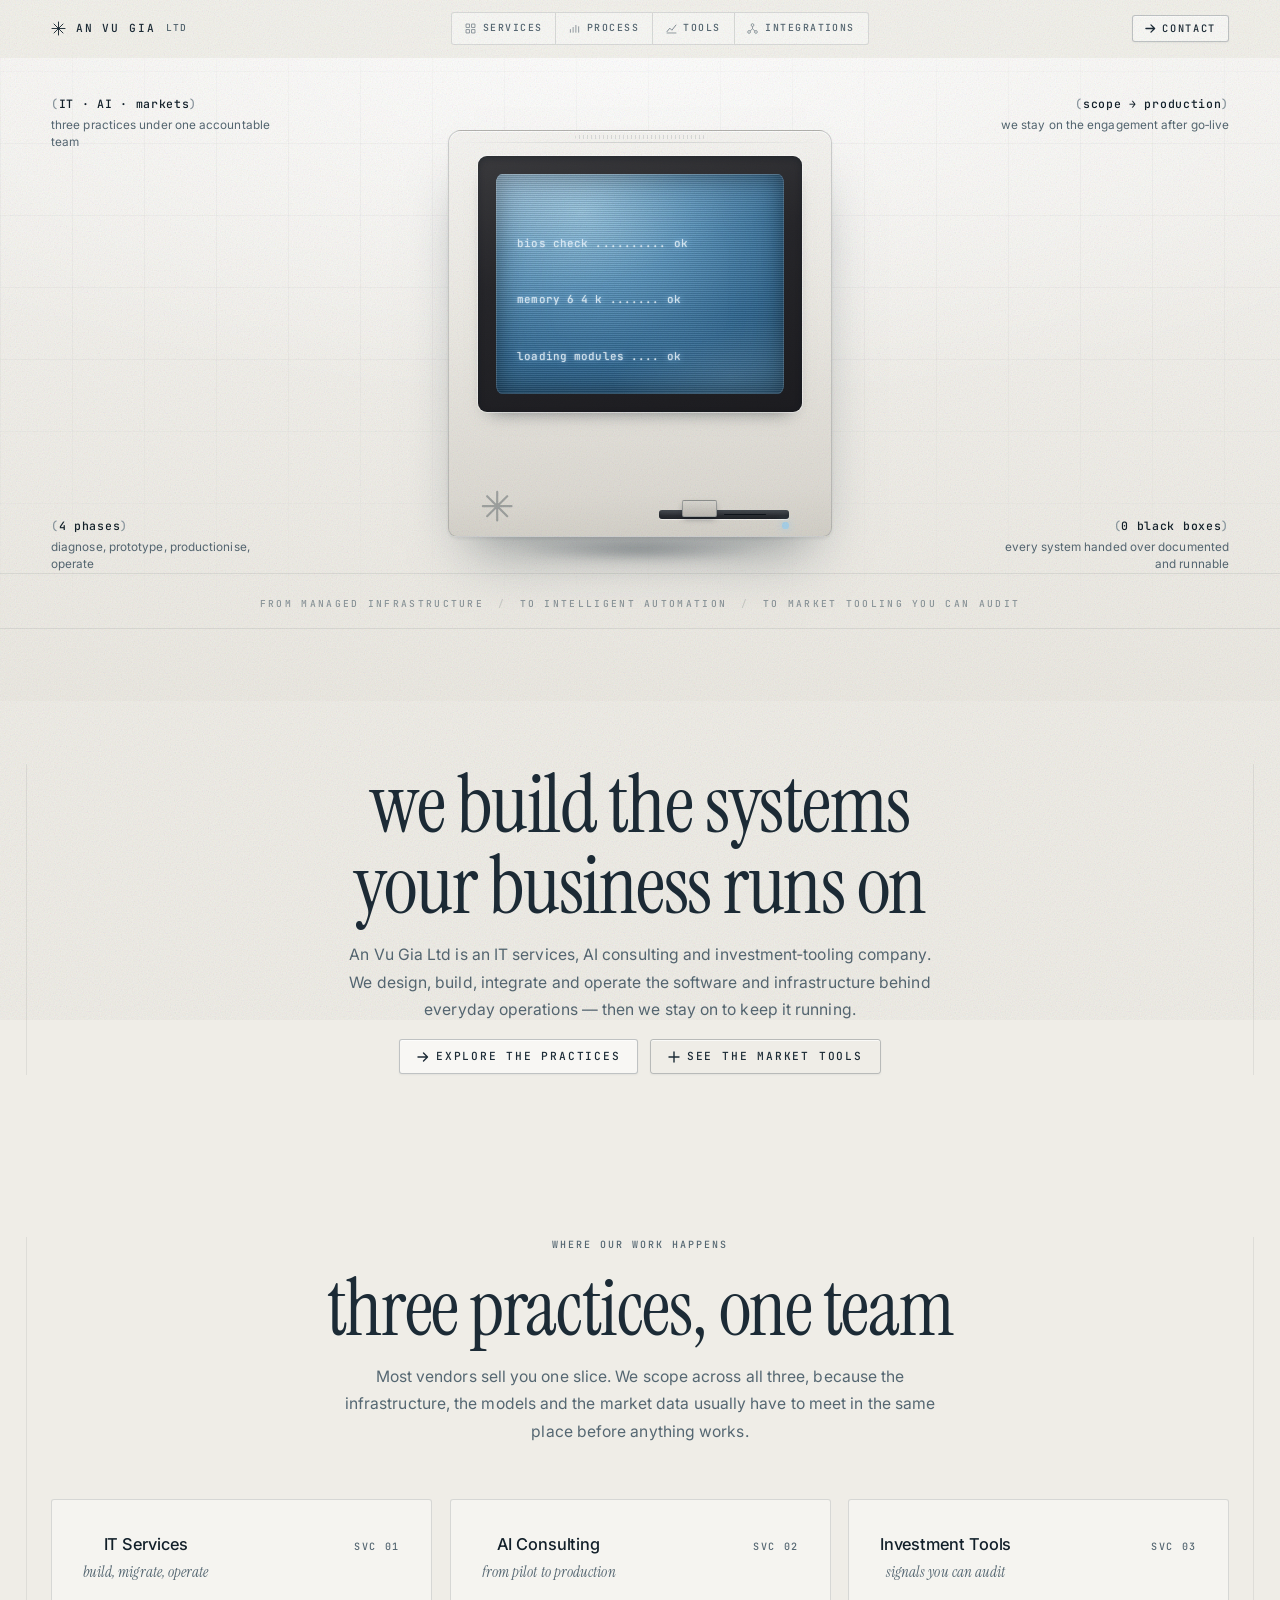
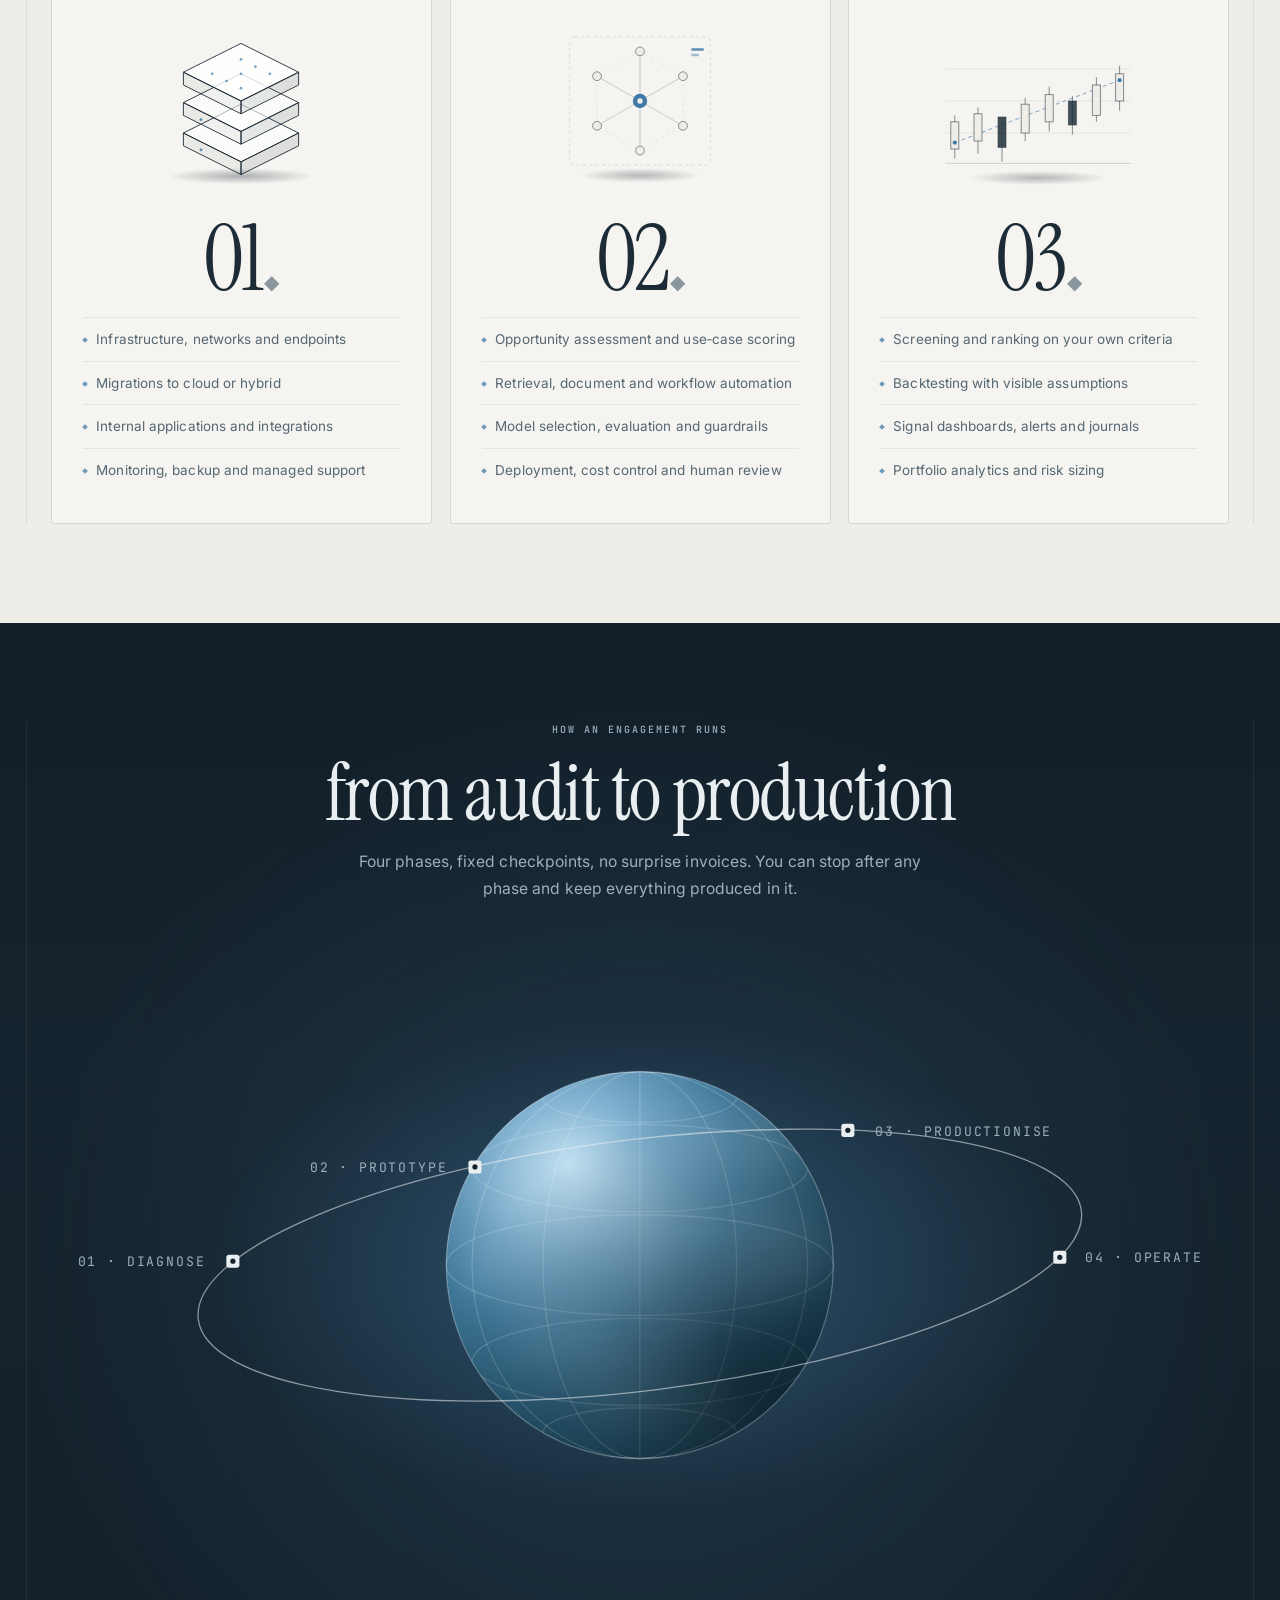
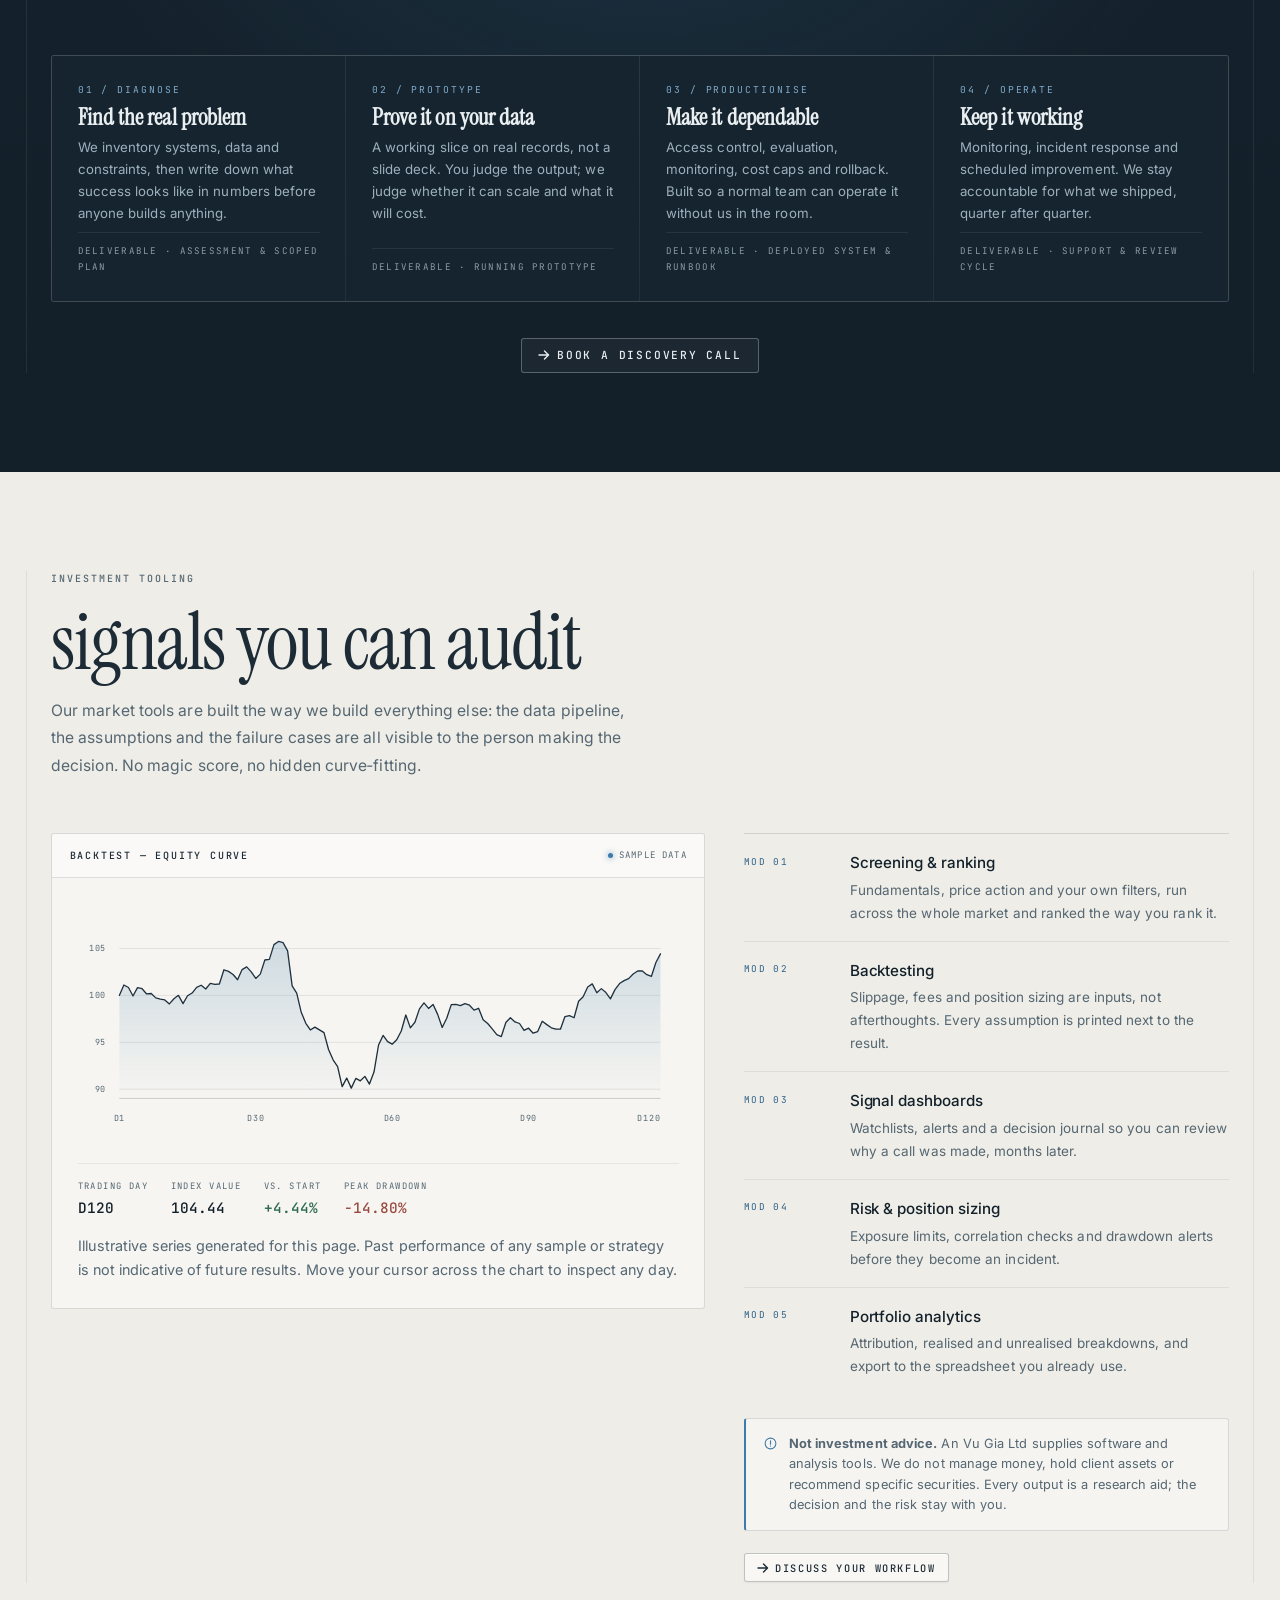
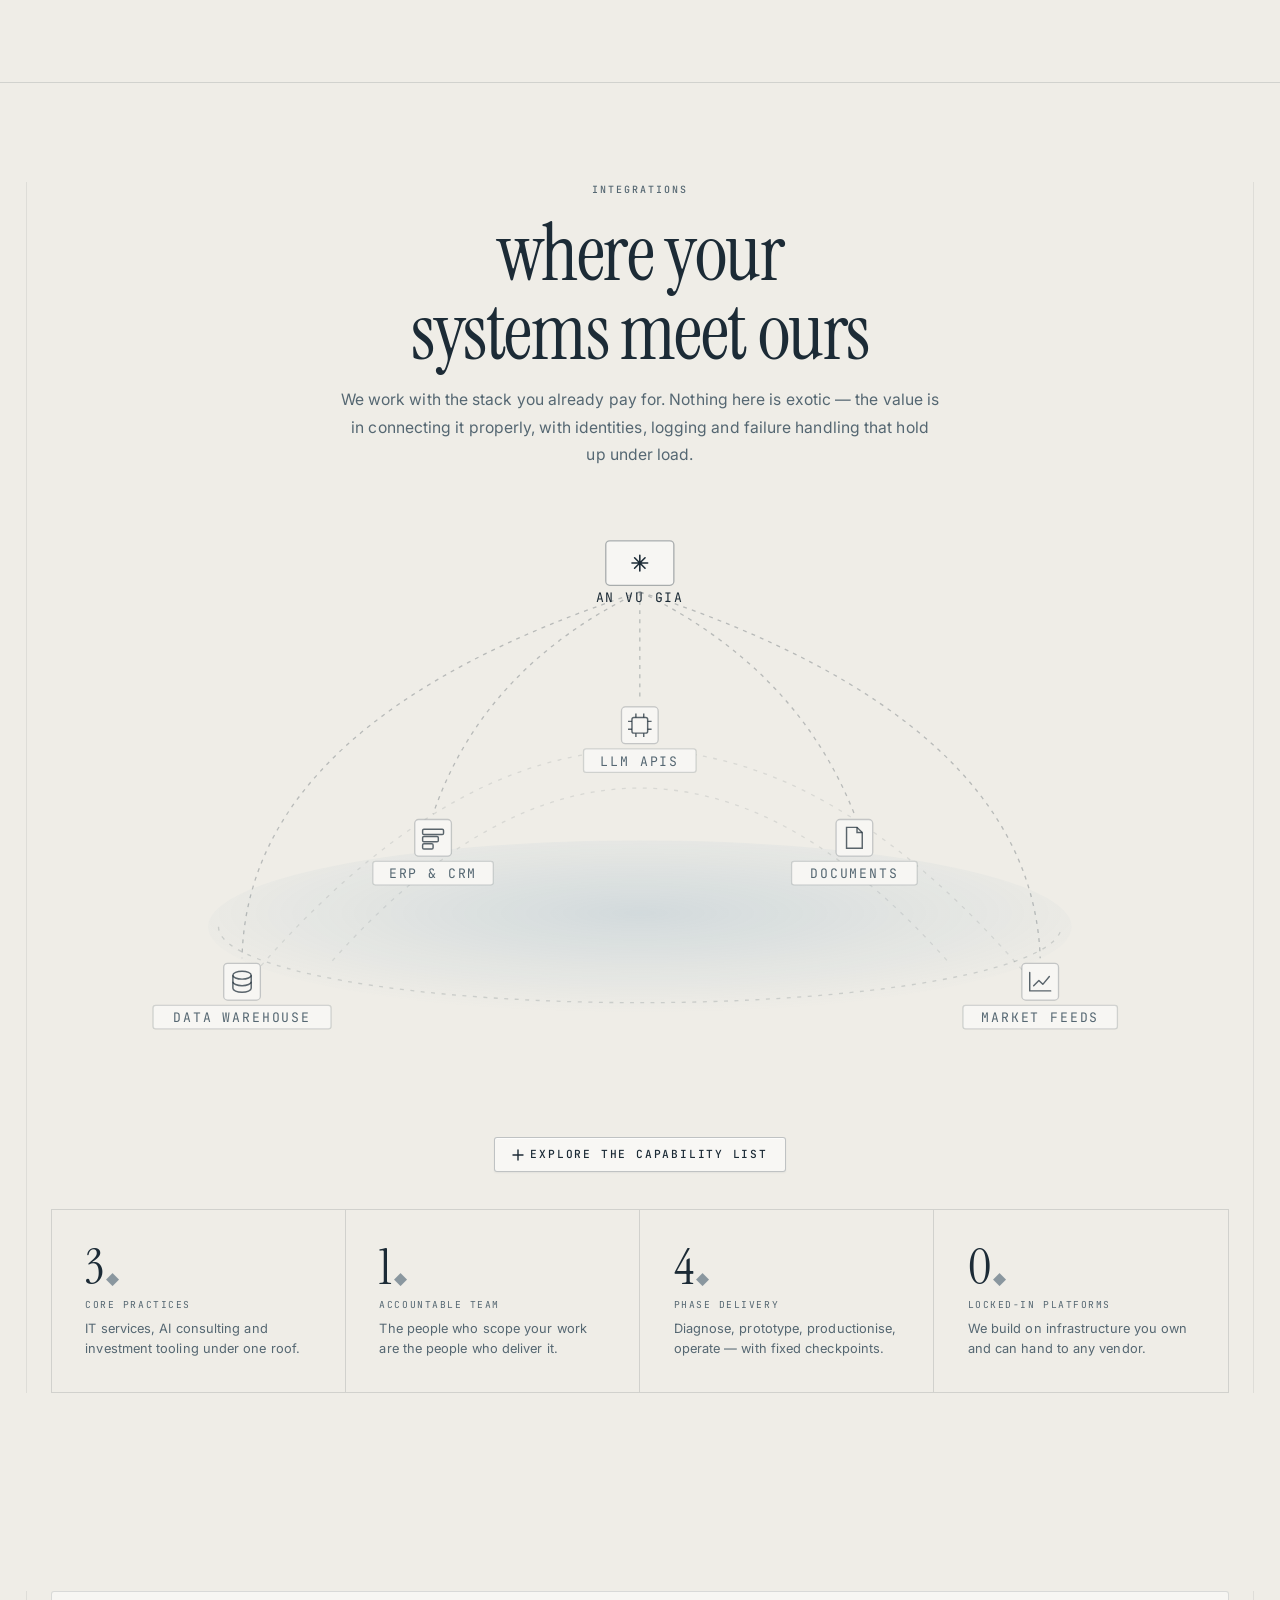
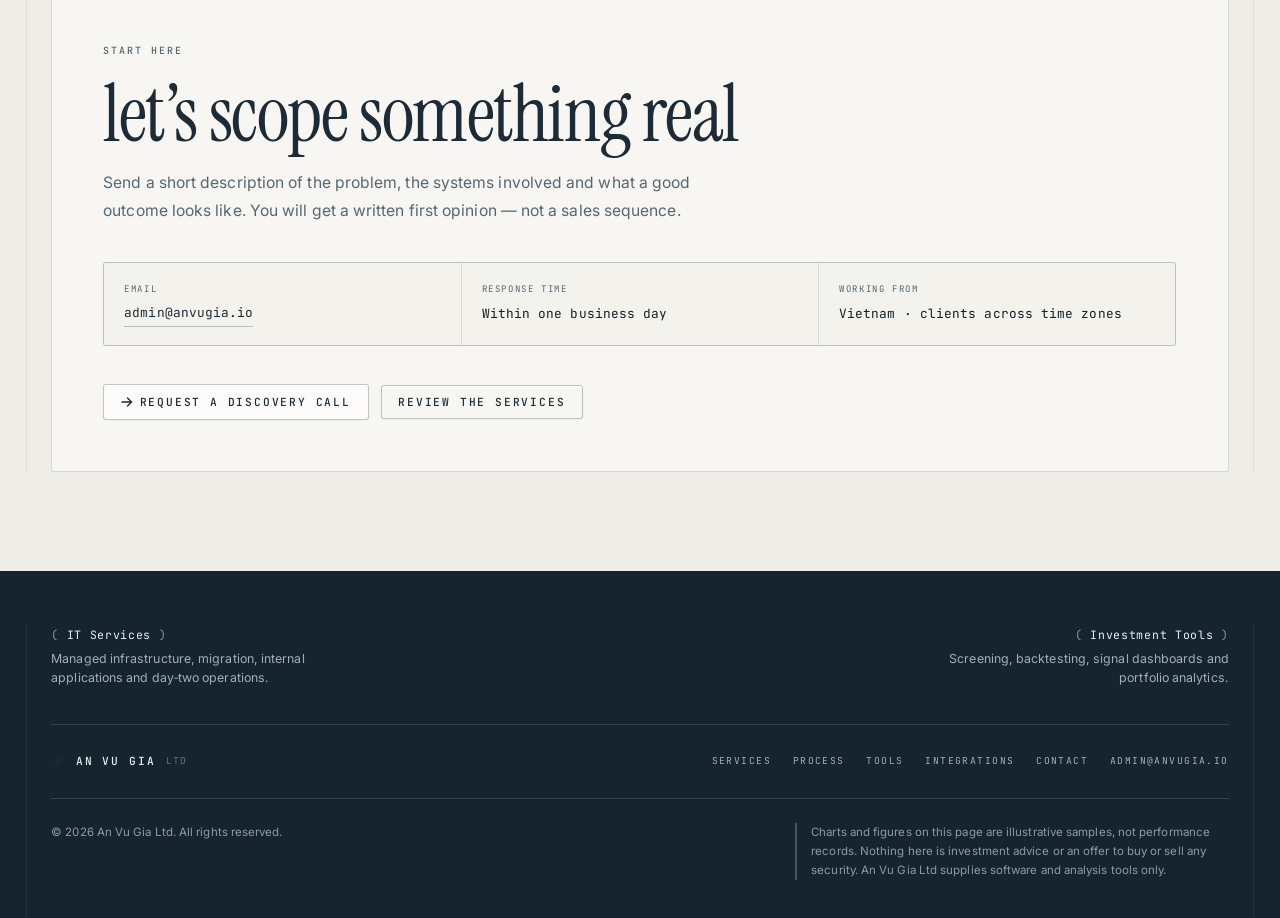
<file: index.html>
<!DOCTYPE html>
<html lang="en">
<head>
<meta charset="utf-8">
<meta name="viewport" content="width=device-width, initial-scale=1">

<title>An Vu Gia Ltd — IT Services, AI Consulting &amp; Investment Tools</title>
<meta name="description" content="An Vu Gia Ltd is an IT services, AI consulting and investment-tooling company. We build, integrate and operate the systems businesses run on — from managed infrastructure to production AI and auditable market tooling.">
<meta name="author" content="An Vu Gia Ltd">
<meta name="theme-color" content="#efede7">
<link rel="canonical" href="https://anvugia.io/">

<meta property="og:type" content="website">
<meta property="og:site_name" content="An Vu Gia Ltd">
<meta property="og:url" content="https://anvugia.io/">
<meta property="og:title" content="An Vu Gia Ltd — IT Services, AI Consulting &amp; Investment Tools">
<meta property="og:description" content="Three practices, one team: IT services, AI consulting and investment tooling. We build, integrate and operate the systems your business runs on.">
<meta property="og:image" content="https://anvugia.io/assets/img/og-cover.jpg">
<meta property="og:image:type" content="image/jpeg">
<meta property="og:image:width" content="1200">
<meta property="og:image:height" content="630">
<meta property="og:image:alt" content="An Vu Gia Ltd — IT services, AI consulting and investment tools.">
<meta property="og:locale" content="en">
<meta name="twitter:card" content="summary_large_image">
<meta name="twitter:title" content="An Vu Gia Ltd — IT Services, AI Consulting &amp; Investment Tools">
<meta name="twitter:description" content="Three practices, one team: IT services, AI consulting and investment tooling.">
<meta name="twitter:image" content="https://anvugia.io/assets/img/og-cover.jpg">

<link rel="icon" href="assets/img/favicon.svg" type="image/svg+xml">
<link rel="apple-touch-icon" href="assets/img/favicon.svg">
<link rel="sitemap" href="/sitemap.xml" type="application/xml">

<link rel="preconnect" href="https://fonts.googleapis.com">
<link rel="preconnect" href="https://fonts.gstatic.com" crossorigin>
<link rel="stylesheet" href="https://fonts.googleapis.com/css2?family=Instrument+Serif:ital@0;1&amp;family=Inter:wght@300;400;500&amp;family=JetBrains+Mono:wght@400;500&amp;display=swap">
<link rel="stylesheet" href="assets/css/style.css">

<script type="application/ld+json">
{
  "@context": "https://schema.org",
  "@type": "Organization",
  "name": "An Vu Gia Ltd",
  "alternateName": "An Vu Gia",
  "url": "https://anvugia.io/",
  "email": "admin@anvugia.io",
  "description": "IT services, AI consulting and investment-tooling company.",
  "foundingLocation": { "@type": "Place", "name": "Vietnam" },
  "knowsAbout": [
    "IT services",
    "cloud and infrastructure operations",
    "AI consulting",
    "machine learning engineering",
    "investment research tooling",
    "quantitative screening and backtesting"
  ],
  "contactPoint": [{
    "@type": "ContactPoint",
    "contactType": "sales",
    "email": "admin@anvugia.io",
    "availableLanguage": ["en", "vi"]
  }]
}
</script>
</head>

<body>
<div class="grain" aria-hidden="true"></div>
<a class="skip-link" href="#main">Skip to content</a>

<!-- ==================================================================== NAV -->
<header class="nav" id="nav">
  <div class="nav__inner">
    <a class="brand" href="#top" aria-label="An Vu Gia Ltd — home">
      <svg class="brand__mark" viewBox="0 0 24 24" aria-hidden="true" focusable="false">
        <path d="M12 1.6v20.8M1.6 12h20.8M4.8 4.8l14.4 14.4M19.2 4.8L4.8 19.2"
              fill="none" stroke="currentColor" stroke-width="1.5" stroke-linecap="round"/>
      </svg>
      <span>An Vu Gia</span>
      <span class="brand__sub">Ltd</span>
    </a>

    <nav class="nav__tabs" aria-label="Section navigation">
      <a class="nav__tab" href="#services" data-navlink="services">
        <svg viewBox="0 0 16 16" aria-hidden="true" focusable="false">
          <path d="M1.5 1.5h5v5h-5zM9.5 1.5h5v5h-5zM1.5 9.5h5v5h-5zM9.5 9.5h5v5h-5z"
                fill="none" stroke="currentColor" stroke-width="1.2"/>
        </svg>Services
      </a>
      <a class="nav__tab" href="#process" data-navlink="process" data-compact-hide>
        <svg viewBox="0 0 16 16" aria-hidden="true" focusable="false">
          <path d="M2 13.5V9.5M6 13.5V6.5M10 13.5V3.5M14 13.5v-8"
                fill="none" stroke="currentColor" stroke-width="1.2" stroke-linecap="round"/>
        </svg>Process
      </a>
      <a class="nav__tab" href="#tools" data-navlink="tools">
        <svg viewBox="0 0 16 16" aria-hidden="true" focusable="false">
          <path d="M1.5 12.5l4-5 3 3 6-7.5" fill="none" stroke="currentColor"
                stroke-width="1.4" stroke-linecap="round" stroke-linejoin="round"/>
          <path d="M1.5 14.5h13" stroke="currentColor" stroke-width="1.2" stroke-linecap="round"/>
        </svg>Tools
      </a>
      <a class="nav__tab" href="#integrations" data-navlink="integrations" data-compact-hide>
        <svg viewBox="0 0 16 16" aria-hidden="true" focusable="false">
          <circle cx="8" cy="3" r="2" fill="none" stroke="currentColor" stroke-width="1.2"/>
          <circle cx="3" cy="13" r="2" fill="none" stroke="currentColor" stroke-width="1.2"/>
          <circle cx="13" cy="13" r="2" fill="none" stroke="currentColor" stroke-width="1.2"/>
          <path d="M8 5v3.5M8 8.5L4.6 11.4M8 8.5l3.4 2.9" fill="none"
                stroke="currentColor" stroke-width="1.2"/>
        </svg>Integrations
      </a>
      <a class="nav__tab nav__tab--mobile-only" href="#contact" data-navlink="contact">Contact</a>
    </nav>

    <a class="btn nav__cta" href="#contact">
      <svg class="btn__icon" width="11" height="11" viewBox="0 0 12 12" aria-hidden="true" focusable="false">
        <path d="M1 6h9M6.5 2l4 4-4 4" fill="none" stroke="currentColor"
              stroke-width="1.4" stroke-linecap="round" stroke-linejoin="round"/>
      </svg>Contact
    </a>
  </div>
</header>

<main id="main">

<!-- =================================================================== HERO -->
<section class="hero" id="top">
  <div class="hero__wash" aria-hidden="true"></div>
  <div class="hero__grid-lines" aria-hidden="true"></div>

  <div class="frame">
    <div class="hero__inner">

      <!-- Signature parenthesised statments, pinned to the hero corners. -->
      <div class="corner-stats">
        <div class="stat-corner stat-corner--tl reveal">
          <p class="stat-corner__value"><span class="paren">(</span>IT &middot; AI &middot; markets<span class="paren">)</span></p>
          <p class="stat-corner__label">three practices under one accountable team</p>
        </div>
        <div class="stat-corner stat-corner--tr reveal">
          <p class="stat-corner__value"><span class="paren">(</span>scope &rarr; production<span class="paren">)</span></p>
          <p class="stat-corner__label">we stay on the engagement after go&#8209;live</p>
        </div>
        <div class="stat-corner stat-corner--bl reveal">
          <p class="stat-corner__value"><span class="paren">(</span>4 phases<span class="paren">)</span></p>
          <p class="stat-corner__label">diagnose, prototype, productionise, operate</p>
        </div>
        <div class="stat-corner stat-corner--br reveal">
          <p class="stat-corner__value"><span class="paren">(</span>0 black boxes<span class="paren">)</span></p>
          <p class="stat-corner__label">every system handed over documented and runnable</p>
        </div>
      </div>

      <div class="hero__stage">
        <!-- Retro workstation, rebuilt in CSS/SVG after the reference render. -->
        <div class="monitor" id="monitor" role="img"
             aria-label="A retro computer terminal booting the An Vu Gia service stack: IT services, AI consulting and market tools, all ready.">
          <div class="monitor__case">
            <div class="monitor__vent" aria-hidden="true"></div>
            <div class="monitor__crt">
              <div class="monitor__screen">
                <div class="monitor__term" aria-hidden="true">
                  <span class="ln ln--dim" style="--i:0">bios check .......... ok</span>
                  <span class="ln ln--dim" style="--i:1">memory 6 4 k ....... ok</span>
                  <span class="ln ln--dim" style="--i:2">loading modules .... ok</span>
                  <span class="ln" style="--i:3">&gt; it_services --enable</span>
                  <span class="ln" style="--i:4">&gt; ai_consulting --enable</span>
                  <span class="ln" style="--i:5">&gt; market_tools --enable</span>
                  <span class="ln ln--head" style="--i:6">AN VU GIA // SYSTEM READY</span>
                  <span class="ln" style="--i:7">&gt;<span class="caret"></span></span>
                </div>
                <div class="monitor__glass" aria-hidden="true"></div>
                <div class="monitor__scan" aria-hidden="true"></div>
              </div>
            </div>
            <div class="monitor__foot" aria-hidden="true">
              <svg class="monitor__badge" viewBox="0 0 24 24" focusable="false">
                <path d="M12 2v20M2 12h20M5 5l14 14M19 5L5 19" fill="none"
                      stroke="currentColor" stroke-width="1.5" stroke-linecap="round"/>
              </svg>
              <div class="monitor__bay">
                <div class="monitor__floppy"></div>
                <div class="monitor__slot"></div>
              </div>
              <div class="monitor__led"></div>
            </div>
          </div>
        </div>
      </div>

    </div>
  </div>

  <div class="strip">
    <p class="strip__text">
      <span class="strip__phrase">From managed infrastructure</span>
      <span class="strip__sep" aria-hidden="true">/</span>
      <span class="strip__phrase">to intelligent automation</span>
      <span class="strip__sep" aria-hidden="true">/</span>
      <span class="strip__phrase">to market tooling you can audit</span>
    </p>
  </div>
</section>

<!-- ============================================================== STATEMENT -->
<section class="section section--tight">
  <div class="frame frame--ruled">
    <div class="section__head section__head--wide reveal">
      <h1 class="display display--xl">
        we build the systems<br>your business runs on
      </h1>
      <p class="lede">
        An Vu Gia Ltd is an IT services, AI consulting and investment&#8209;tooling
        company. We design, build, integrate and operate the software and
        infrastructure behind everyday operations &mdash; then we stay on to keep
        it running.
      </p>
      <div class="btn-row btn-row--center">
        <a class="btn btn--lg" href="#services">
          <svg class="btn__icon" width="12" height="12" viewBox="0 0 12 12" aria-hidden="true" focusable="false">
            <path d="M1 6h9M6.5 2l4 4-4 4" fill="none" stroke="currentColor"
                  stroke-width="1.4" stroke-linecap="round" stroke-linejoin="round"/>
          </svg>Explore the practices
        </a>
        <a class="btn btn--lg btn--ghost" href="#tools">
          <svg class="btn__icon" width="12" height="12" viewBox="0 0 12 12" aria-hidden="true" focusable="false">
            <path d="M6 1v10M1 6h10" fill="none" stroke="currentColor"
                  stroke-width="1.4" stroke-linecap="round"/>
          </svg>See the market tools
        </a>
      </div>
    </div>
  </div>
</section>

<!-- =============================================================== SERVICES -->
<section class="section" id="services">
  <div class="frame frame--ruled">
    <div class="section__head reveal">
      <p class="eyebrow">Where our work happens</p>
      <h2 class="display">three practices, one team</h2>
      <p class="lede">
        Most vendors sell you one slice. We scope across all three, because the
        infrastructure, the models and the market data usually have to meet in
        the same place before anything works.
      </p>
    </div>

    <div class="section__body practice-grid">

      <!-- 01 IT services -->
      <article class="practice reveal">
        <div class="practice__top">
          <div>
            <h3 class="practice__title">IT Services</h3>
            <p class="practice__sub">build, migrate, operate</p>
          </div>
          <p class="mono-tag">svc&nbsp;01</p>
        </div>

        <div class="practice__art" aria-hidden="true">
          <svg viewBox="0 0 300 210" focusable="false">
            <defs>
              <radialGradient id="artItShade">
                <stop offset="0" stop-color="#1c2b36" stop-opacity=".34"/>
                <stop offset="1" stop-color="#1c2b36" stop-opacity="0"/>
              </radialGradient>
            </defs>
            <ellipse cx="150" cy="194" rx="92" ry="10" fill="url(#artItShade)"/>
            <g stroke="#1c2b36" stroke-width="1.1" stroke-linejoin="round" fill="none">
              <g transform="translate(0 44)">
                <path d="M150 60l72 36-72 36-72-36z" fill="#ffffff" fill-opacity=".62"/>
                <path d="M78 96l72 36v16l-72-36z" fill="#1c2b36" fill-opacity=".05"/>
                <path d="M222 96l-72 36v16l72-36z" fill="#1c2b36" fill-opacity=".1"/>
                <circle cx="100" cy="117" r="1.9" fill="#3f7ba8" fill-opacity=".8" stroke="none"/>
              </g>
              <g transform="translate(0 6)">
                <path d="M150 60l72 36-72 36-72-36z" fill="#ffffff" fill-opacity=".62"/>
                <path d="M78 96l72 36v16l-72-36z" fill="#1c2b36" fill-opacity=".05"/>
                <path d="M222 96l-72 36v16l72-36z" fill="#1c2b36" fill-opacity=".1"/>
                <circle cx="100" cy="117" r="1.9" fill="#3f7ba8" fill-opacity=".8" stroke="none"/>
              </g>
              <g transform="translate(0 -32)">
                <path d="M150 60l72 36-72 36-72-36z" fill="#ffffff" fill-opacity=".8"/>
                <path d="M78 96l72 36v16l-72-36z" fill="#1c2b36" fill-opacity=".05"/>
                <path d="M222 96l-72 36v16l72-36z" fill="#1c2b36" fill-opacity=".1"/>
                <g fill="#3f7ba8" fill-opacity=".7" stroke="none">
                  <circle cx="150" cy="80" r="1.7"/><circle cx="186" cy="98" r="1.7"/>
                  <circle cx="150" cy="116" r="1.7"/><circle cx="114" cy="98" r="1.7"/>
                  <circle cx="150" cy="98" r="1.7"/><circle cx="168" cy="89" r="1.7"/>
                  <circle cx="132" cy="107" r="1.7"/>
                </g>
              </g>
            </g>
          </svg>
        </div>

        <p class="practice__figure"><span class="n">01</span><span class="sup">&#9670;</span></p>

        <ul class="practice__list">
          <li><span class="b" aria-hidden="true"></span>Infrastructure, networks and endpoints</li>
          <li><span class="b" aria-hidden="true"></span>Migrations to cloud or hybrid</li>
          <li><span class="b" aria-hidden="true"></span>Internal applications and integrations</li>
          <li><span class="b" aria-hidden="true"></span>Monitoring, backup and managed support</li>
        </ul>
      </article>

      <!-- 02 AI consulting -->
      <article class="practice reveal">
        <div class="practice__top">
          <div>
            <h3 class="practice__title">AI Consulting</h3>
            <p class="practice__sub">from pilot to production</p>
          </div>
          <p class="mono-tag">svc&nbsp;02</p>
        </div>

        <div class="practice__art" aria-hidden="true">
          <svg viewBox="0 0 300 210" focusable="false">
            <defs>
              <radialGradient id="artAiShade">
                <stop offset="0" stop-color="#1c2b36" stop-opacity=".3"/>
                <stop offset="1" stop-color="#1c2b36" stop-opacity="0"/>
              </radialGradient>
            </defs>
            <ellipse cx="150" cy="193" rx="76" ry="9" fill="url(#artAiShade)"/>
            <rect x="62" y="20" width="176" height="160" rx="6"
                  fill="none" stroke="#1c2b36" stroke-opacity=".16"
                  stroke-width="1" stroke-dasharray="4 4"/>
            <g stroke="#1c2b36" stroke-opacity=".26" stroke-width="1" fill="none">
              <path d="M150 100L150 38M150 100l53.7-31M150 100l53.7 31M150 100L150 162M150 100l-53.7 31M150 100L96.3 69"/>
            </g>
            <g stroke="#1c2b36" stroke-opacity=".12" stroke-width="1" fill="none" stroke-dasharray="3 5">
              <path d="M150 38l53.7 31v62L150 162l-53.7-31V69z"/>
            </g>
            <g fill="#efede7" stroke="#1c2b36" stroke-opacity=".55" stroke-width="1.1">
              <circle cx="150" cy="38" r="5.5"/>
              <circle cx="203.7" cy="69" r="5.5"/>
              <circle cx="203.7" cy="131" r="5.5"/>
              <circle cx="150" cy="162" r="5.5"/>
              <circle cx="96.3" cy="131" r="5.5"/>
              <circle cx="96.3" cy="69" r="5.5"/>
            </g>
            <circle cx="150" cy="100" r="9" fill="#3f7ba8"/>
            <circle cx="150" cy="100" r="3.4" fill="#efede7"/>
            <g fill="#3f7ba8" fill-opacity=".85">
              <rect x="214" y="34" width="16" height="3.2" rx="1.6"/>
              <rect x="214" y="41" width="10" height="3.2" rx="1.6" fill-opacity=".45"/>
            </g>
          </svg>
        </div>

        <p class="practice__figure"><span class="n">02</span><span class="sup">&#9670;</span></p>

        <ul class="practice__list">
          <li><span class="b" aria-hidden="true"></span>Opportunity assessment and use&#8209;case scoring</li>
          <li><span class="b" aria-hidden="true"></span>Retrieval, document and workflow automation</li>
          <li><span class="b" aria-hidden="true"></span>Model selection, evaluation and guardrails</li>
          <li><span class="b" aria-hidden="true"></span>Deployment, cost control and human review</li>
        </ul>
      </article>

      <!-- 03 Investment tools -->
      <article class="practice reveal">
        <div class="practice__top">
          <div>
            <h3 class="practice__title">Investment Tools</h3>
            <p class="practice__sub">signals you can audit</p>
          </div>
          <p class="mono-tag">svc&nbsp;03</p>
        </div>

        <div class="practice__art" aria-hidden="true">
          <svg viewBox="0 0 300 210" focusable="false">
            <defs>
              <radialGradient id="artMkShade">
                <stop offset="0" stop-color="#1c2b36" stop-opacity=".3"/>
                <stop offset="1" stop-color="#1c2b36" stop-opacity="0"/>
              </radialGradient>
            </defs>
            <ellipse cx="150" cy="196" rx="86" ry="9" fill="url(#artMkShade)"/>
            <g stroke="#1c2b36" stroke-opacity=".1" stroke-width="1">
              <path d="M34 60h232M34 100h232M34 140h232"/>
            </g>
            <path d="M34 178h232" stroke="#1c2b36" stroke-opacity=".22" stroke-width="1"/>
            <path d="M46 152L252 74" stroke="#3f7ba8" stroke-opacity=".75"
                  stroke-width="1.1" stroke-dasharray="5 4" fill="none"/>
            <g stroke-width="1.2">
              <g stroke="#1c2b36" stroke-opacity=".55"><path d="M46 118v54"/></g>
              <rect x="41" y="126" width="10" height="34" fill="#efede7" stroke="#1c2b36" stroke-opacity=".55"/>
              <g stroke="#1c2b36" stroke-opacity=".55"><path d="M75 108v58"/></g>
              <rect x="70" y="116" width="10" height="34" fill="#efede7" stroke="#1c2b36" stroke-opacity=".55"/>
              <g stroke="#1c2b36" stroke-opacity=".55"><path d="M105 122v54"/></g>
              <rect x="100" y="120" width="10" height="38" fill="#1c2b36" fill-opacity=".82" stroke="#1c2b36" stroke-opacity=".55"/>
              <g stroke="#1c2b36" stroke-opacity=".55"><path d="M134 96v54"/></g>
              <rect x="129" y="104" width="10" height="36" fill="#efede7" stroke="#1c2b36" stroke-opacity=".55"/>
              <g stroke="#1c2b36" stroke-opacity=".55"><path d="M164 82v56"/></g>
              <rect x="159" y="92" width="10" height="34" fill="#efede7" stroke="#1c2b36" stroke-opacity=".55"/>
              <g stroke="#1c2b36" stroke-opacity=".55"><path d="M193 94v48"/></g>
              <rect x="188" y="100" width="10" height="30" fill="#1c2b36" fill-opacity=".82" stroke="#1c2b36" stroke-opacity=".55"/>
              <g stroke="#1c2b36" stroke-opacity=".55"><path d="M223 70v56"/></g>
              <rect x="218" y="80" width="10" height="38" fill="#efede7" stroke="#1c2b36" stroke-opacity=".55"/>
              <g stroke="#1c2b36" stroke-opacity=".55"><path d="M252 56v56"/></g>
              <rect x="247" y="66" width="10" height="34" fill="#efede7" stroke="#1c2b36" stroke-opacity=".55"/>
            </g>
            <g fill="#3f7ba8">
              <circle cx="46" cy="152" r="2.6"/><circle cx="252" cy="74" r="2.6"/>
            </g>
          </svg>
        </div>

        <p class="practice__figure"><span class="n">03</span><span class="sup">&#9670;</span></p>

        <ul class="practice__list">
          <li><span class="b" aria-hidden="true"></span>Screening and ranking on your own criteria</li>
          <li><span class="b" aria-hidden="true"></span>Backtesting with visible assumptions</li>
          <li><span class="b" aria-hidden="true"></span>Signal dashboards, alerts and journals</li>
          <li><span class="b" aria-hidden="true"></span>Portfolio analytics and risk sizing</li>
        </ul>
      </article>

    </div>
  </div>
</section>

<!-- ================================================================ PROCESS -->
<section class="section navy band" id="process">
  <div class="band__wash" aria-hidden="true"></div>
  <div class="frame frame--ruled">
    <div class="section__head reveal">
      <p class="eyebrow">How an engagement runs</p>
      <h2 class="display">from audit to production</h2>
      <p class="lede">
        Four phases, fixed checkpoints, no surprise invoices. You can stop after
        any phase and keep everything produced in it.
      </p>
    </div>

    <div class="orbit-wrap reveal">
      <svg class="orbit" viewBox="0 0 900 520" role="img"
           aria-label="A globe with an orbital ring carrying four marked phases: diagnose, prototype, productionise and operate.">
        <defs>
          <radialGradient id="globeGlow" cx="50%" cy="50%" r="50%">
            <stop offset="0" stop-color="#4b8fbe" stop-opacity=".34"/>
            <stop offset="1" stop-color="#4b8fbe" stop-opacity="0"/>
          </radialGradient>
          <radialGradient id="globeFill" cx="32%" cy="24%" r="82%">
            <stop offset="0" stop-color="#b9dcef"/>
            <stop offset=".22" stop-color="#7fb0cf"/>
            <stop offset=".52" stop-color="#3f7899"/>
            <stop offset=".78" stop-color="#28566e"/>
            <stop offset="1" stop-color="#153a4d"/>
          </radialGradient>
          <radialGradient id="globeShade" cx="78%" cy="82%" r="76%">
            <stop offset="0" stop-color="#08161f" stop-opacity=".62"/>
            <stop offset=".55" stop-color="#08161f" stop-opacity=".18"/>
            <stop offset="1" stop-color="#08161f" stop-opacity="0"/>
          </radialGradient>
          <clipPath id="globeClip">
            <circle cx="450" cy="250" r="148"/>
          </clipPath>
          <filter id="globeSoft" x="-30%" y="-30%" width="160%" height="160%">
            <feGaussianBlur stdDeviation="16"/>
          </filter>
        </defs>

        <ellipse cx="450" cy="250" rx="330" ry="190" fill="url(#globeGlow)"/>

        <!-- Sphere -->
        <circle cx="450" cy="250" r="148" fill="url(#globeFill)"/>
        <g clip-path="url(#globeClip)">
          <!-- cloud masses -->
          <g fill="#ffffff" filter="url(#globeSoft)">
            <ellipse cx="398" cy="192" rx="74" ry="40" opacity=".13"/>
            <ellipse cx="510" cy="242" rx="88" ry="46" opacity=".1"/>
            <ellipse cx="428" cy="304" rx="80" ry="34" opacity=".09"/>
            <ellipse cx="524" cy="158" rx="52" ry="28" opacity=".12"/>
            <ellipse cx="366" cy="252" rx="58" ry="26" opacity=".08"/>
            <ellipse cx="474" cy="356" rx="66" ry="24" opacity=".08"/>
          </g>
          <!-- graticule -->
          <g fill="none" stroke="#ffffff" stroke-opacity=".16" stroke-width="1">
            <ellipse cx="450" cy="250" rx="148" ry="38.5"/>
            <ellipse cx="450" cy="176" rx="128.2" ry="33.3"/>
            <ellipse cx="450" cy="324" rx="128.2" ry="33.3"/>
            <ellipse cx="450" cy="121.8" rx="74" ry="19.2"/>
            <ellipse cx="450" cy="378.2" rx="74" ry="19.2"/>
            <ellipse cx="450" cy="250" rx="148" ry="148"/>
            <ellipse cx="450" cy="250" rx="128.2" ry="148"/>
            <ellipse cx="450" cy="250" rx="74" ry="148"/>
            <path d="M450 102v296"/>
          </g>
          <circle cx="450" cy="250" r="148" fill="url(#globeShade)"/>
        </g>
        <circle cx="450" cy="250" r="148" fill="none" stroke="#ffffff" stroke-opacity=".2"/>

        <!-- Orbit and its phase markers -->
        <ellipse class="orbit__ring" cx="450" cy="250" rx="340" ry="96"
                 transform="rotate(-7 450 250)"/>
        <g class="orbit__node">
          <g transform="translate(139 247)">
            <rect x="-5" y="-5" width="10" height="10" rx="2" fill="#e9eef1"/>
            <circle r="2" fill="#16242f"/>
          </g>
          <g transform="translate(324 175)">
            <rect x="-5" y="-5" width="10" height="10" rx="2" fill="#e9eef1"/>
            <circle r="2" fill="#16242f"/>
          </g>
          <g transform="translate(609 147)">
            <rect x="-5" y="-5" width="10" height="10" rx="2" fill="#e9eef1"/>
            <circle r="2" fill="#16242f"/>
          </g>
          <g transform="translate(771 244)">
            <rect x="-5" y="-5" width="10" height="10" rx="2" fill="#e9eef1"/>
            <circle r="2" fill="#16242f"/>
          </g>
          <g fill="#9db0bd" font-family="JetBrains Mono, ui-monospace, monospace"
             font-size="10" letter-spacing="1.4">
            <text x="118" y="251" text-anchor="end">01 &middot; DIAGNOSE</text>
            <text x="303" y="179" text-anchor="end">02 &middot; PROTOTYPE</text>
            <text x="630" y="151">03 &middot; PRODUCTIONISE</text>
            <text x="790" y="248">04 &middot; OPERATE</text>
          </g>
        </g>
      </svg>
    </div>

    <div class="phase-list reveal">
      <article class="phase">
        <p class="phase__idx">01 / DIAGNOSE</p>
        <h3 class="phase__title">Find the real problem</h3>
        <p class="phase__body">We inventory systems, data and constraints, then write down what
          success looks like in numbers before anyone builds anything.</p>
        <p class="phase__meta">Deliverable &middot; assessment &amp; scoped plan</p>
      </article>
      <article class="phase">
        <p class="phase__idx">02 / PROTOTYPE</p>
        <h3 class="phase__title">Prove it on your data</h3>
        <p class="phase__body">A working slice on real records, not a slide deck. You judge the
          output; we judge whether it can scale and what it will cost.</p>
        <p class="phase__meta">Deliverable &middot; running prototype</p>
      </article>
      <article class="phase">
        <p class="phase__idx">03 / PRODUCTIONISE</p>
        <h3 class="phase__title">Make it dependable</h3>
        <p class="phase__body">Access control, evaluation, monitoring, cost caps and rollback.
          Built so a normal team can operate it without us in the room.</p>
        <p class="phase__meta">Deliverable &middot; deployed system &amp; runbook</p>
      </article>
      <article class="phase">
        <p class="phase__idx">04 / OPERATE</p>
        <h3 class="phase__title">Keep it working</h3>
        <p class="phase__body">Monitoring, incident response and scheduled improvement. We stay
          accountable for what we shipped, quarter after quarter.</p>
        <p class="phase__meta">Deliverable &middot; support &amp; review cycle</p>
      </article>
    </div>

    <div class="btn-row btn-row--center" style="margin-top: clamp(1.6rem, 4vh, 2.6rem)">
      <a class="btn btn--onDark btn--lg" href="#contact">
        <svg class="btn__icon" width="12" height="12" viewBox="0 0 12 12" aria-hidden="true" focusable="false">
          <path d="M1 6h9M6.5 2l4 4-4 4" fill="none" stroke="currentColor"
                stroke-width="1.4" stroke-linecap="round" stroke-linejoin="round"/>
        </svg>Book a discovery call
      </a>
    </div>
  </div>
</section>

<!-- ================================================================== TOOLS -->
<section class="section" id="tools">
  <div class="frame frame--ruled">
    <div class="section__head section__head--left reveal">
      <p class="eyebrow">Investment tooling</p>
      <h2 class="display">signals you can audit</h2>
      <p class="lede">
        Our market tools are built the way we build everything else: the data
        pipeline, the assumptions and the failure cases are all visible to the
        person making the decision. No magic score, no hidden curve&#8209;fitting.
      </p>
    </div>

    <div class="section__body tools-layout">

      <div class="panel reveal">
        <div class="panel__head">
          <p class="panel__title">Backtest &mdash; equity curve</p>
          <p class="panel__badge"><span class="dot"></span>sample data</p>
        </div>
        <div class="panel__body">
          <div class="chart" id="equityChart">
            <svg viewBox="0 0 640 260" role="img"
                 aria-label="Sample equity curve over 120 trading days, rising to a peak, drawing down, then recovering. Illustrative data only.">
              <defs>
                <linearGradient id="chartFill" x1="0" y1="0" x2="0" y2="1">
                  <stop offset="0" stop-color="#3f7ba8" stop-opacity=".22"/>
                  <stop offset="1" stop-color="#3f7ba8" stop-opacity="0"/>
                </linearGradient>
              </defs>

              <!-- axes -->
              <g stroke="#1c2b36" stroke-opacity=".1" stroke-width="1">
                <path d="M44 48.48h576M44 98.38h576M44 148.28h576M44 198.18h576"/>
              </g>
              <path d="M44 208h576" stroke="#1c2b36" stroke-opacity=".22" stroke-width="1"/>
              <g fill="#556772" font-family="JetBrains Mono, ui-monospace, monospace"
                 font-size="9" letter-spacing=".8">
                <text x="30" y="51.5" text-anchor="end">105</text>
                <text x="30" y="101.4" text-anchor="end">100</text>
                <text x="30" y="151.3" text-anchor="end">95</text>
                <text x="30" y="201.2" text-anchor="end">90</text>
                <text x="44" y="232" text-anchor="middle">D1</text>
                <text x="189.2" y="232" text-anchor="middle">D30</text>
                <text x="334.4" y="232" text-anchor="middle">D60</text>
                <text x="479.6" y="232" text-anchor="middle">D90</text>
                <text x="620" y="232" text-anchor="end">D120</text>
              </g>

              <!-- series -->
              <path d="M44 98.38 L48.84 87.33 L53.68 89.92 L58.52 99.04 L63.36 90.04 L68.2 91.24 L73.04 96.83 L77.88 96.34 L82.72 100.97 L87.56 102.36 L92.4 103.2 L97.24 107.44 L102.08 101.95 L106.92 98.3 L111.76 107.07 L116.61 98.73 L121.45 95.85 L126.29 89.73 L131.13 87.55 L135.97 91.52 L140.81 85.62 L145.65 86.68 L150.49 86.21 L155.33 71.09 L160.17 72.83 L165.01 76.08 L169.85 81.71 L174.69 70.87 L179.53 68.04 L184.37 73.31 L189.21 80.29 L194.05 75.69 L198.89 60.66 L203.73 60.06 L208.57 44.29 L213.41 40.93 L218.25 42.15 L223.09 51.02 L227.93 88.22 L232.77 95.91 L237.61 116.39 L242.45 128.01 L247.29 135.13 L252.13 132.14 L256.97 135.1 L261.82 138.01 L266.66 155.97 L271.5 166.96 L276.34 174.17 L281.18 195.41 L286.02 186.36 L290.86 197.07 L295.7 186.72 L300.54 189.3 L305.38 184.56 L310.22 192.76 L315.06 179.97 L319.9 151.17 L324.74 140.96 L329.58 147.52 L334.42 150.27 L339.26 145.62 L344.1 136.2 L348.94 119.24 L353.78 132.91 L358.62 126.98 L363.46 112.72 L368.3 106.36 L373.14 112.25 L377.98 107.97 L382.82 118.56 L387.66 132.49 L392.5 122.63 L397.34 108.22 L402.18 107.92 L407.03 109.23 L411.87 107.19 L416.71 108.8 L421.55 114.01 L426.39 112.09 L431.23 124.3 L436.07 128.29 L440.91 133.92 L445.75 140.2 L450.59 142.19 L455.43 127.21 L460.27 122.2 L465.11 126.58 L469.95 128.27 L474.79 135.58 L479.63 133.29 L484.47 138.59 L489.31 136.86 L494.15 125.93 L498.99 129.48 L503.83 132.84 L508.67 134.34 L513.51 134.31 L518.35 120.84 L523.19 119.81 L528.03 122.13 L532.87 104.56 L537.71 99.81 L542.55 89.35 L547.39 86.13 L552.24 95.53 L557.08 91.15 L561.92 95.38 L566.76 102.08 L571.6 92.19 L576.44 85.75 L581.28 82.59 L586.12 80.53 L590.96 75.57 L595.8 72.37 L600.64 72.28 L605.48 76.27 L610.32 78.22 L615.16 63.37 L620 54.12"
                    fill="none" stroke="#1c2b36" stroke-width="1.4"
                    stroke-linejoin="round" stroke-linecap="round"/>
              <path d="M44 98.38 L48.84 87.33 L53.68 89.92 L58.52 99.04 L63.36 90.04 L68.2 91.24 L73.04 96.83 L77.88 96.34 L82.72 100.97 L87.56 102.36 L92.4 103.2 L97.24 107.44 L102.08 101.95 L106.92 98.3 L111.76 107.07 L116.61 98.73 L121.45 95.85 L126.29 89.73 L131.13 87.55 L135.97 91.52 L140.81 85.62 L145.65 86.68 L150.49 86.21 L155.33 71.09 L160.17 72.83 L165.01 76.08 L169.85 81.71 L174.69 70.87 L179.53 68.04 L184.37 73.31 L189.21 80.29 L194.05 75.69 L198.89 60.66 L203.73 60.06 L208.57 44.29 L213.41 40.93 L218.25 42.15 L223.09 51.02 L227.93 88.22 L232.77 95.91 L237.61 116.39 L242.45 128.01 L247.29 135.13 L252.13 132.14 L256.97 135.1 L261.82 138.01 L266.66 155.97 L271.5 166.96 L276.34 174.17 L281.18 195.41 L286.02 186.36 L290.86 197.07 L295.7 186.72 L300.54 189.3 L305.38 184.56 L310.22 192.76 L315.06 179.97 L319.9 151.17 L324.74 140.96 L329.58 147.52 L334.42 150.27 L339.26 145.62 L344.1 136.2 L348.94 119.24 L353.78 132.91 L358.62 126.98 L363.46 112.72 L368.3 106.36 L373.14 112.25 L377.98 107.97 L382.82 118.56 L387.66 132.49 L392.5 122.63 L397.34 108.22 L402.18 107.92 L407.03 109.23 L411.87 107.19 L416.71 108.8 L421.55 114.01 L426.39 112.09 L431.23 124.3 L436.07 128.29 L440.91 133.92 L445.75 140.2 L450.59 142.19 L455.43 127.21 L460.27 122.2 L465.11 126.58 L469.95 128.27 L474.79 135.58 L479.63 133.29 L484.47 138.59 L489.31 136.86 L494.15 125.93 L498.99 129.48 L503.83 132.84 L508.67 134.34 L513.51 134.31 L518.35 120.84 L523.19 119.81 L528.03 122.13 L532.87 104.56 L537.71 99.81 L542.55 89.35 L547.39 86.13 L552.24 95.53 L557.08 91.15 L561.92 95.38 L566.76 102.08 L571.6 92.19 L576.44 85.75 L581.28 82.59 L586.12 80.53 L590.96 75.57 L595.8 72.37 L600.64 72.28 L605.48 76.27 L610.32 78.22 L615.16 63.37 L620 54.12 L620 208 L44 208 Z"
                    fill="url(#chartFill)" stroke="none"/>

              <!-- crosshair, driven by JS -->
              <g id="crosshair" opacity="0" pointer-events="none">
                <path d="M0 30V208" stroke="#3f7ba8" stroke-width="1" stroke-dasharray="3 3"/>
                <circle r="4" fill="#efede7" stroke="#3f7ba8" stroke-width="1.6"/>
              </g>
            </svg>

            <div class="chart__readout" aria-live="polite">
              <div class="readout">
                <p class="readout__k">Trading day</p>
                <p class="readout__v" id="roDay">D120</p>
              </div>
              <div class="readout">
                <p class="readout__k">Index value</p>
                <p class="readout__v" id="roVal">104.44</p>
              </div>
              <div class="readout">
                <p class="readout__k">Vs. start</p>
                <p class="readout__v is-up" id="roChg">+4.44%</p>
              </div>
              <div class="readout">
                <p class="readout__k">Peak drawdown</p>
                <p class="readout__v is-down" id="roDd">&minus;14.80%</p>
              </div>
            </div>
            <p class="body-sm" id="chartHint" style="margin-top:.85rem">
              Illustrative series generated for this page. Past performance of any
              sample or strategy is not indicative of future results. Move your
              cursor across the chart to inspect any day.
            </p>
          </div>
        </div>
      </div>

      <div class="reveal">
        <div class="feature-list">
          <div class="feature">
            <p class="feature__id">mod&nbsp;01</p>
            <div>
              <p class="feature__name">Screening &amp; ranking</p>
              <p class="feature__desc">Fundamentals, price action and your own filters, run
                across the whole market and ranked the way you rank it.</p>
            </div>
          </div>
          <div class="feature">
            <p class="feature__id">mod&nbsp;02</p>
            <div>
              <p class="feature__name">Backtesting</p>
              <p class="feature__desc">Slippage, fees and position sizing are inputs, not
                afterthoughts. Every assumption is printed next to the result.</p>
            </div>
          </div>
          <div class="feature">
            <p class="feature__id">mod&nbsp;03</p>
            <div>
              <p class="feature__name">Signal dashboards</p>
              <p class="feature__desc">Watchlists, alerts and a decision journal so you can
                review why a call was made, months later.</p>
            </div>
          </div>
          <div class="feature">
            <p class="feature__id">mod&nbsp;04</p>
            <div>
              <p class="feature__name">Risk &amp; position sizing</p>
              <p class="feature__desc">Exposure limits, correlation checks and drawdown alerts
                before they become an incident.</p>
            </div>
          </div>
          <div class="feature">
            <p class="feature__id">mod&nbsp;05</p>
            <div>
              <p class="feature__name">Portfolio analytics</p>
              <p class="feature__desc">Attribution, realised and unrealised breakdowns, and
                export to the spreadsheet you already use.</p>
            </div>
          </div>
        </div>

        <div class="callout">
          <svg viewBox="0 0 16 16" aria-hidden="true" focusable="false">
            <circle cx="8" cy="8" r="6.6" fill="none" stroke="currentColor" stroke-width="1.3"/>
            <path d="M8 4.6v4.2M8 11.1v.1" stroke="currentColor" stroke-width="1.4" stroke-linecap="round"/>
          </svg>
          <p>
            <strong>Not investment advice.</strong> An Vu Gia Ltd supplies software and
            analysis tools. We do not manage money, hold client assets or
            recommend specific securities. Every output is a research aid; the
            decision and the risk stay with you.
          </p>
        </div>

        <div class="btn-row" style="margin-top: 1.4rem">
          <a class="btn" href="#contact">
            <svg class="btn__icon" width="12" height="12" viewBox="0 0 12 12" aria-hidden="true" focusable="false">
              <path d="M1 6h9M6.5 2l4 4-4 4" fill="none" stroke="currentColor"
                    stroke-width="1.4" stroke-linecap="round" stroke-linejoin="round"/>
            </svg>Discuss your workflow
          </a>
        </div>
      </div>

    </div>
  </div>
</section>

<!-- =========================================================== INTEGRATIONS -->
<section class="section hair-top" id="integrations">
  <div class="frame frame--ruled">
    <div class="section__head reveal">
      <p class="eyebrow">Integrations</p>
      <h2 class="display">where your systems meet ours</h2>
      <p class="lede">
        We work with the stack you already pay for. Nothing here is exotic
        &mdash; the value is in connecting it properly, with identities, logging
        and failure handling that hold up under load.
      </p>
    </div>

    <div class="dome reveal">
      <svg viewBox="0 0 900 470" role="img"
           aria-label="A hub-and-spoke diagram: An Vu Gia at the centre connecting to ERP and CRM, documents, LLM APIs, data warehouses and market data feeds.">
        <defs>
          <radialGradient id="domeWash" cx="50%" cy="42%" r="58%">
            <stop offset="0" stop-color="#3f7ba8" stop-opacity=".16"/>
            <stop offset="1" stop-color="#3f7ba8" stop-opacity="0"/>
          </radialGradient>
        </defs>

        <ellipse cx="450" cy="330" rx="330" ry="66" fill="url(#domeWash)"/>
        <g fill="none" stroke="#1c2b36" stroke-opacity=".1" stroke-width="1" stroke-dasharray="3 5">
          <path d="M150 372Q450 18 750 372"/>
          <path d="M215 356Q450 92 685 356"/>
        </g>
        <path d="M128 330A322 58 0 0 0 772 330" fill="none"
              stroke="#1c2b36" stroke-opacity=".16" stroke-width="1" stroke-dasharray="3 5"/>

        <!-- spokes -->
        <g class="dome__dash">
          <path d="M450 74V158"/>
          <path d="M450 74Q330 132 292 244"/>
          <path d="M450 74Q570 132 614 244"/>
          <path d="M450 74Q150 172 146 354"/>
          <path d="M450 74Q750 172 756 354"/>
        </g>

        <!-- hub -->
        <g transform="translate(450 52)">
          <rect x="-26" y="-17" width="52" height="34" rx="3"
                fill="#f7f6f3" stroke="#1c2b36" stroke-opacity=".34"/>
          <path d="M-6 0h12M0 -6v12M-4 -4l8 8M4 -4l-8 8" fill="none"
                stroke="#1c2b36" stroke-width="1.2" stroke-linecap="round"/>
          <text y="30" text-anchor="middle" font-family="JetBrains Mono, ui-monospace, monospace"
                font-size="10" letter-spacing="1.4" fill="#1c2b36">AN VU GIA</text>
        </g>

        <!-- LLM APIs -->
        <g class="dome__node" transform="translate(450 176)">
          <rect x="-14" y="-14" width="28" height="28" rx="3" fill="#f7f6f3"
                stroke="#1c2b36" stroke-opacity=".22"/>
          <g fill="none" stroke="#1c2b36" stroke-opacity=".72" stroke-width="1.1">
            <rect x="-6" y="-6" width="12" height="12" rx="1.5"/>
            <path d="M-9 -3h3M-9 3h3M6 -3h3M6 3h3M-3 -9v3M3 -9v3M-3 6v3M3 6v3"/>
          </g>
          <rect x="-43" y="18" width="86" height="18" rx="2" fill="#f7f6f3"
                stroke="#1c2b36" stroke-opacity=".16"/>
          <text y="31" text-anchor="middle" class="dome__label" fill="#556772">LLM APIS</text>
        </g>

        <!-- ERP & CRM -->
        <g class="dome__node" transform="translate(292 262)">
          <rect x="-14" y="-14" width="28" height="28" rx="3" fill="#f7f6f3"
                stroke="#1c2b36" stroke-opacity=".22"/>
          <g fill="none" stroke="#1c2b36" stroke-opacity=".72" stroke-width="1.1">
            <rect x="-8" y="-6.5" width="16" height="4" rx="1"/>
            <rect x="-8" y="-1" width="12" height="4" rx="1"/>
            <rect x="-8" y="4.5" width="8" height="4" rx="1"/>
          </g>
          <rect x="-46" y="18" width="92" height="18" rx="2" fill="#f7f6f3"
                stroke="#1c2b36" stroke-opacity=".16"/>
          <text y="31" text-anchor="middle" class="dome__label" fill="#556772">ERP &amp; CRM</text>
        </g>

        <!-- Documents -->
        <g class="dome__node" transform="translate(614 262)">
          <rect x="-14" y="-14" width="28" height="28" rx="3" fill="#f7f6f3"
                stroke="#1c2b36" stroke-opacity=".22"/>
          <g fill="none" stroke="#1c2b36" stroke-opacity=".72" stroke-width="1.1">
            <path d="M-6 -8H2L6 -4V8H-6Z"/><path d="M2 -8v4h4"/>
          </g>
          <rect x="-48" y="18" width="96" height="18" rx="2" fill="#f7f6f3"
                stroke="#1c2b36" stroke-opacity=".16"/>
          <text y="31" text-anchor="middle" class="dome__label" fill="#556772">DOCUMENTS</text>
        </g>

        <!-- Data warehouse -->
        <g class="dome__node" transform="translate(146 372)">
          <rect x="-14" y="-14" width="28" height="28" rx="3" fill="#f7f6f3"
                stroke="#1c2b36" stroke-opacity=".22"/>
          <g fill="none" stroke="#1c2b36" stroke-opacity=".72" stroke-width="1.1">
            <ellipse cx="0" cy="-5" rx="7" ry="3"/>
            <path d="M-7 -5v10a7 3 0 0 0 14 0V-5"/>
            <path d="M-7 0a7 3 0 0 0 14 0"/>
          </g>
          <rect x="-68" y="18" width="136" height="18" rx="2" fill="#f7f6f3"
                stroke="#1c2b36" stroke-opacity=".16"/>
          <text y="31" text-anchor="middle" class="dome__label" fill="#556772">DATA WAREHOUSE</text>
        </g>

        <!-- Market feeds -->
        <g class="dome__node" transform="translate(756 372)">
          <rect x="-14" y="-14" width="28" height="28" rx="3" fill="#f7f6f3"
                stroke="#1c2b36" stroke-opacity=".22"/>
          <g fill="none" stroke="#1c2b36" stroke-opacity=".72" stroke-width="1.1"
             stroke-linecap="round" stroke-linejoin="round">
            <path d="M-8 7V-7M-8 7H8"/><path d="M-5 3l4-4 3 3 5-6"/>
          </g>
          <rect x="-59" y="18" width="118" height="18" rx="2" fill="#f7f6f3"
                stroke="#1c2b36" stroke-opacity=".16"/>
          <text y="31" text-anchor="middle" class="dome__label" fill="#556772">MARKET FEEDS</text>
        </g>
      </svg>
    </div>

    <div class="btn-row btn-row--center reveal" style="margin-top: clamp(1.4rem, 3vh, 2.2rem)">
      <a class="btn btn--lg" href="#contact">
        <svg class="btn__icon" width="12" height="12" viewBox="0 0 12 12" aria-hidden="true" focusable="false">
          <path d="M6 1v10M1 6h10" fill="none" stroke="currentColor"
                stroke-width="1.4" stroke-linecap="round"/>
        </svg>Explore the capability list
      </a>
    </div>

    <div class="section__body metrics reveal" id="why">
      <article class="metric">
        <p class="metric__v">3<sup>&#9670;</sup></p>
        <p class="metric__k">Core practices</p>
        <p class="metric__d">IT services, AI consulting and investment tooling under one roof.</p>
      </article>
      <article class="metric">
        <p class="metric__v">1<sup>&#9670;</sup></p>
        <p class="metric__k">Accountable team</p>
        <p class="metric__d">The people who scope your work are the people who deliver it.</p>
      </article>
      <article class="metric">
        <p class="metric__v">4<sup>&#9670;</sup></p>
        <p class="metric__k">Phase delivery</p>
        <p class="metric__d">Diagnose, prototype, productionise, operate &mdash; with fixed checkpoints.</p>
      </article>
      <article class="metric">
        <p class="metric__v">0<sup>&#9670;</sup></p>
        <p class="metric__k">Locked-in platforms</p>
        <p class="metric__d">We build on infrastructure you own and can hand to any vendor.</p>
      </article>
    </div>
  </div>
</section>

<!-- ================================================================ CONTACT -->
<section class="section" id="contact">
  <div class="frame frame--ruled">
    <div class="contact-card reveal">
      <div class="section__head section__head--left" style="margin-inline:0;text-align:left">
        <p class="eyebrow">Start here</p>
        <h2 class="display">let&rsquo;s scope something real</h2>
        <p class="lede">
          Send a short description of the problem, the systems involved and what
          a good outcome looks like. You will get a written first opinion
          &mdash; not a sales sequence.
        </p>
      </div>

      <div class="contact-grid">
        <div class="contact-cell">
          <p class="contact-cell__k">Email</p>
          <p class="contact-cell__v">
            <a class="link-underline" href="mailto:admin@anvugia.io?subject=Enquiry%20from%20anvugia.io">admin@anvugia.io</a>
          </p>
        </div>
        <div class="contact-cell">
          <p class="contact-cell__k">Response time</p>
          <p class="contact-cell__v">Within one business day</p>
        </div>
        <div class="contact-cell">
          <p class="contact-cell__k">Working from</p>
          <p class="contact-cell__v">Vietnam &middot; clients across time zones</p>
        </div>
      </div>

      <div class="btn-row">
        <a class="btn btn--lg" href="mailto:admin@anvugia.io?subject=Discovery%20call%20request">
          <svg class="btn__icon" width="12" height="12" viewBox="0 0 12 12" aria-hidden="true" focusable="false">
            <path d="M1 6h9M6.5 2l4 4-4 4" fill="none" stroke="currentColor"
                  stroke-width="1.4" stroke-linecap="round" stroke-linejoin="round"/>
          </svg>Request a discovery call
        </a>
        <a class="btn btn--lg btn--ghost" href="#services">Review the services</a>
      </div>
    </div>
  </div>
</section>

</main>

<!-- ================================================================= FOOTER -->
<footer class="footer navy">
  <div class="frame frame--ruled">
    <div class="footer__corners">
      <div class="footer__corner">
        <p class="k"><span style="color:#8a979f">(</span> IT Services <span style="color:#8a979f">)</span></p>
        <p class="v">Managed infrastructure, migration, internal applications and day&#8209;two operations.</p>
      </div>
      <div class="footer__corner footer__corner--r">
        <p class="k"><span style="color:#8a979f">(</span> Investment Tools <span style="color:#8a979f">)</span></p>
        <p class="v">Screening, backtesting, signal dashboards and portfolio analytics.</p>
      </div>
    </div>

    <div class="footer__mid">
      <a class="brand" href="#top" style="color:var(--ink-invert)">
        <svg class="brand__mark" viewBox="0 0 24 24" aria-hidden="true" focusable="false">
          <path d="M12 1.6v20.8M1.6 12h20.8M4.8 4.8l14.4 14.4M19.2 4.8L4.8 19.2"
                fill="none" stroke="currentColor" stroke-width="1.5" stroke-linecap="round"/>
        </svg>
        <span>An Vu Gia</span>
        <span class="brand__sub">Ltd</span>
      </a>
      <nav class="footer__links" aria-label="Footer">
        <a href="#services">Services</a>
        <a href="#process">Process</a>
        <a href="#tools">Tools</a>
        <a href="#integrations">Integrations</a>
        <a href="#contact">Contact</a>
        <a href="mailto:admin@anvugia.io">admin@anvugia.io</a>
      </nav>
    </div>

    <div class="footer__legal">
      <p>&copy; <span id="year">2026</span> An Vu Gia Ltd. All rights reserved.</p>
      <p class="footer__disclaimer">
        Charts and figures on this page are illustrative samples, not
        performance records. Nothing here is investment advice or an offer to
        buy or sell any security. An Vu Gia Ltd supplies software and analysis
        tools only.
      </p>
    </div>
  </div>
</footer>

<script src="assets/js/main.js" defer></script>
</body>
</html>
</file>
<file: assets/css/style.css>
/* ============================================================================
   An Vu Gia Ltd — anvugia.io
   Design language: editorial data-storytelling.
   Warm paper + deep navy, high-contrast display serif, mono uppercase labels,
   hairline borders, parenthesised stat callouts, film grain.
   No build step. No framework. No dependencies beyond Google Fonts.
   ========================================================================== */

/* --- 1. Tokens ----------------------------------------------------------- */

:root {
  /* Surfaces */
  --paper:        #efede7;
  --paper-raised: #f4f2ed;
  --paper-sunk:   #e6e3db;
  --navy:         #16242f;
  --navy-raised:  #1d3040;
  --navy-deep:    #101b24;

  /* Ink */
  --ink:        #1c2b36;
  --ink-strong: #12202a;
  /* Functional secondary text on paper. 5.0:1 on --paper — clears WCAG AA. */
  --ink-soft:   #556772;
  /* Decorative marks only (the parenthesis glyphs, the ◆ superscript).
     Never use this for copy someone has to read — it is 2.6:1 on paper. */
  --ink-faint:  #8a979f;
  --ink-invert:       #e9eef1;
  --ink-invert-soft:  #9db0bd;

  /* Accent — the CRT blue of the reference monitor */
  --accent:      #3f7ba8;
  --accent-soft: #7fa9c9;
  --accent-glow: #9fd0ee;
  /* Darker accent for accent-coloured *text* on paper: 5.8:1. */
  --accent-ink:  #2c5f88;

  /* Hairlines */
  --line:          rgba(28, 43, 54, 0.14);
  --line-soft:     rgba(28, 43, 54, 0.08);
  --line-strong:   rgba(28, 43, 54, 0.26);
  --line-dark:     rgba(233, 238, 241, 0.14);
  --line-dark-soft:rgba(233, 238, 241, 0.08);

  /* Type */
  --display: "Instrument Serif", "Playfair Display", "Iowan Old Style",
             Georgia, "Times New Roman", serif;
  --sans: "Inter", -apple-system, BlinkMacSystemFont, "Segoe UI", Roboto,
          Helvetica, Arial, sans-serif;
  --mono: "JetBrains Mono", ui-monospace, SFMono-Regular, "SF Mono", Menlo,
          Consolas, "Liberation Mono", monospace;

  /* Metrics */
  --frame: 1440px;
  --gutter: clamp(1.15rem, 4vw, 4.5rem);
  --section-y: clamp(4.5rem, 11vh, 9.5rem);
  --radius: 3px;
  --nav-h: 58px;

  /* Motion */
  --ease: cubic-bezier(0.22, 0.61, 0.36, 1);
}

/* --- 2. Reset ------------------------------------------------------------ */

*, *::before, *::after { box-sizing: border-box; }

html {
  -webkit-text-size-adjust: 100%;
  scroll-behavior: smooth;
  scroll-padding-top: calc(var(--nav-h) + 1.5rem);
}

body {
  margin: 0;
  background: var(--paper);
  color: var(--ink);
  font-family: var(--sans);
  font-size: 16px;
  font-weight: 400;
  line-height: 1.7;
  letter-spacing: 0.005em;
  -webkit-font-smoothing: antialiased;
  -moz-osx-font-smoothing: grayscale;
  text-rendering: optimizeLegibility;
  overflow-x: hidden;
}

body.is-menu-open { overflow: hidden; }

h1, h2, h3, h4, p, figure, blockquote, ul, ol, dl, dd { margin: 0; }
ul, ol { padding: 0; list-style: none; }
img, svg { display: block; max-width: 100%; }
img { height: auto; }

a { color: inherit; text-decoration: none; }
button { font: inherit; color: inherit; background: none; border: 0; }

::selection { background: var(--ink); color: var(--paper); }

:focus-visible {
  outline: 1.5px solid var(--accent);
  outline-offset: 3px;
  border-radius: 1px;
}

/* Film grain — one fixed overlay across the whole document. */
.grain {
  position: fixed;
  inset: -120px;
  z-index: 9000;
  pointer-events: none;
  opacity: 0.34;
  mix-blend-mode: multiply;
  background-image: url("data:image/svg+xml,%3Csvg xmlns='http://www.w3.org/2000/svg' width='260' height='260'%3E%3Cfilter id='n'%3E%3CfeTurbulence type='fractalNoise' baseFrequency='0.82' numOctaves='4' stitchTiles='stitch'/%3E%3C/filter%3E%3Crect width='260' height='260' filter='url(%23n)' opacity='0.5'/%3E%3C/svg%3E");
  will-change: transform;
}
.navy .grain { mix-blend-mode: overlay; opacity: 0.22; }

/* --- 3. Layout primitives ----------------------------------------------- */

.frame {
  width: 100%;
  max-width: var(--frame);
  margin-inline: auto;
  padding-inline: var(--gutter);
  position: relative;
}

/* The reference frames its content with faint vertical rules. */
@media (min-width: 1180px) {
  .frame--ruled::before,
  .frame--ruled::after {
    content: "";
    position: absolute;
    top: 0;
    bottom: 0;
    width: 1px;
    background: var(--line-soft);
  }
  .frame--ruled::before { left: calc(var(--gutter) * 0.5); }
  .frame--ruled::after  { right: calc(var(--gutter) * 0.5); }
  .navy .frame--ruled::before,
  .navy .frame--ruled::after { background: var(--line-dark-soft); }
}

.section { padding-block: var(--section-y); position: relative; }
.section--tight { padding-block: clamp(3rem, 7vh, 5.5rem); }
.section--flush-top { padding-top: 0; }

.navy {
  background: var(--navy);
  color: var(--ink-invert);
}
.navy .display,
.navy h2, .navy h3 { color: var(--ink-invert); }

.hair-top    { border-top: 1px solid var(--line); }
.hair-bottom { border-bottom: 1px solid var(--line); }
.navy .hair-top    { border-top-color: var(--line-dark); }
.navy .hair-bottom { border-bottom-color: var(--line-dark); }

.skip-link {
  position: absolute;
  left: -9999px;
  top: 0;
  z-index: 10000;
  background: var(--ink);
  color: var(--paper);
  padding: 0.7rem 1.1rem;
  font-family: var(--mono);
  font-size: 0.7rem;
  letter-spacing: 0.14em;
  text-transform: uppercase;
}
.skip-link:focus { left: 1rem; top: 1rem; }

.visually-hidden {
  position: absolute !important;
  width: 1px; height: 1px;
  margin: -1px; padding: 0;
  overflow: hidden;
  clip: rect(0 0 0 0);
  clip-path: inset(50%);
  white-space: nowrap;
  border: 0;
}

/* --- 4. Typography ------------------------------------------------------ */

.display {
  font-family: var(--display);
  font-weight: 400;
  font-size: clamp(2.35rem, 6.2vw, 5.4rem);
  line-height: 0.99;
  letter-spacing: -0.018em;
  color: var(--ink);
  text-wrap: balance;
}
.display--sm { font-size: clamp(1.9rem, 4vw, 3.3rem); line-height: 1.04; }
.display--xl { font-size: clamp(2.3rem, 6.4vw, 5.4rem); }
.display em { font-style: italic; }

.eyebrow {
  font-family: var(--mono);
  font-size: clamp(0.6rem, 0.78vw, 0.68rem);
  font-weight: 500;
  letter-spacing: 0.2em;
  text-transform: uppercase;
  color: var(--ink-soft);
}
.navy .eyebrow { color: var(--ink-invert-soft); }
.eyebrow--ink { color: var(--ink); }

.lede {
  font-size: clamp(0.98rem, 1.15vw, 1.075rem);
  line-height: 1.75;
  color: var(--ink-soft);
  max-width: 60ch;
}
.navy .lede { color: var(--ink-invert-soft); }

.body-sm {
  font-size: 0.9rem;
  line-height: 1.7;
  color: var(--ink-soft);
}
.navy .body-sm { color: var(--ink-invert-soft); }

.mono-tag {
  font-family: var(--mono);
  font-size: 0.63rem;
  font-weight: 500;
  letter-spacing: 0.16em;
  text-transform: uppercase;
  color: var(--ink-soft);
}

.section__head {
  max-width: 46rem;
  margin-inline: auto;
  text-align: center;
  display: grid;
  gap: 0.95rem;
  justify-items: center;
}
.section__head--left {
  margin-inline: 0;
  text-align: left;
  justify-items: start;
}
/* Lets a display headline sit on two long lines instead of wrapping again. */
.section__head--wide { max-width: 60rem; }
.section__head .lede { margin-inline: auto; }
.section__head--left .lede { margin-inline: 0; }

.section__head + .section__body { margin-top: clamp(2.6rem, 6vh, 4.5rem); }

/* --- 5. Buttons --------------------------------------------------------- */

.btn {
  --btn-bg: rgba(255, 255, 255, 0.55);
  --btn-fg: var(--ink);
  --btn-bd: var(--line-strong);
  display: inline-flex;
  align-items: center;
  gap: 0.6em;
  padding: 0.72em 1.15em;
  background: var(--btn-bg);
  color: var(--btn-fg);
  border: 1px solid var(--btn-bd);
  border-radius: var(--radius);
  font-family: var(--mono);
  font-size: 0.645rem;
  font-weight: 500;
  letter-spacing: 0.16em;
  text-transform: uppercase;
  line-height: 1;
  cursor: pointer;
  transition: background 0.28s var(--ease), color 0.28s var(--ease),
              border-color 0.28s var(--ease), transform 0.28s var(--ease);
  box-shadow: 0 1px 0 rgba(255, 255, 255, 0.7) inset,
              0 1px 2px rgba(28, 43, 54, 0.06);
}
.btn:hover, .btn:focus-visible {
  --btn-bg: var(--ink);
  --btn-fg: var(--paper);
  --btn-bd: var(--ink);
  transform: translateY(-1px);
}
.btn__icon { flex: none; }
.btn--ghost { --btn-bg: transparent; }
.btn--onDark {
  --btn-bg: rgba(255, 255, 255, 0.04);
  --btn-fg: var(--ink-invert);
  --btn-bd: rgba(233, 238, 241, 0.3);
  box-shadow: none;
}
.btn--onDark:hover, .btn--onDark:focus-visible {
  --btn-bg: var(--ink-invert);
  --btn-fg: var(--navy);
  --btn-bd: var(--ink-invert);
}
.btn--lg { padding: 0.95em 1.5em; font-size: 0.7rem; }

.btn-row {
  display: flex;
  flex-wrap: wrap;
  gap: 0.75rem;
  align-items: center;
}
.btn-row--center { justify-content: center; }

/* Inline text link with a rule that grows on hover. */
.link-underline {
  position: relative;
  display: inline-block;
  color: var(--ink);
  padding-bottom: 2px;
  border-bottom: 1px solid var(--line-strong);
  transition: border-color 0.28s var(--ease), color 0.28s var(--ease);
}
.link-underline:hover { color: var(--accent-ink); border-bottom-color: var(--accent-ink); }
.navy .link-underline { color: var(--ink-invert); border-bottom-color: var(--line-dark); }
.navy .link-underline:hover { color: var(--accent-glow); border-bottom-color: var(--accent-glow); }

/* --- 6. Navigation ------------------------------------------------------ */

.nav {
  position: fixed;
  inset: 0 0 auto 0;
  z-index: 8000;
  height: var(--nav-h);
  display: flex;
  align-items: center;
  background: rgba(239, 237, 231, 0.72);
  backdrop-filter: blur(14px) saturate(1.4);
  -webkit-backdrop-filter: blur(14px) saturate(1.4);
  border-bottom: 1px solid transparent;
  transition: border-color 0.3s var(--ease), background 0.3s var(--ease);
}
.nav.is-stuck {
  border-bottom-color: var(--line);
  background: rgba(239, 237, 231, 0.9);
}

.nav__inner {
  width: 100%;
  max-width: var(--frame);
  margin-inline: auto;
  padding-inline: var(--gutter);
  display: flex;
  align-items: center;
  justify-content: space-between;
  gap: 1rem;
}

.brand {
  display: inline-flex;
  align-items: center;
  gap: 0.6rem;
  font-family: var(--mono);
  font-size: 0.7rem;
  font-weight: 500;
  letter-spacing: 0.17em;
  text-transform: uppercase;
  color: var(--ink);
  white-space: nowrap;
}
.brand__mark {
  width: 15px;
  height: 15px;
  flex: none;
  color: var(--ink);
  transition: transform 0.6s var(--ease);
}
.brand:hover .brand__mark { transform: rotate(90deg); }
.brand__sub {
  color: var(--ink-soft);
  font-size: 0.6rem;
  letter-spacing: 0.14em;
}
@media (max-width: 620px) { .brand__sub { display: none; } }

.nav__tabs {
  display: flex;
  border: 1px solid var(--line);
  border-radius: var(--radius);
  background: rgba(255, 255, 255, 0.45);
  overflow: hidden;
}
.nav__tab {
  display: inline-flex;
  align-items: center;
  gap: 0.42rem;
  padding: 0.44rem 0.8rem;
  font-family: var(--mono);
  font-size: 0.615rem;
  font-weight: 500;
  letter-spacing: 0.15em;
  text-transform: uppercase;
  color: var(--ink-soft);
  border-left: 1px solid var(--line);
  transition: background 0.25s var(--ease), color 0.25s var(--ease);
  white-space: nowrap;
}
.nav__tab:first-child { border-left: 0; }
.nav__tab svg { width: 11px; height: 11px; opacity: 0.75; }
.nav__tab:hover { background: rgba(28, 43, 54, 0.06); color: var(--ink); }
.nav__tab.is-active {
  background: var(--ink);
  color: var(--paper);
}
.nav__tab.is-active svg { opacity: 1; }

.nav__cta { flex: none; }
/* The tab stands in for the CTA wherever the CTA is hidden, so a way to reach
   the contact section is always present in the bar. */
.nav__tab--mobile-only { display: none; }
@media (max-width: 1080px) {
  .nav__tab--mobile-only { display: inline-flex; }
}
@media (max-width: 1080px) { .nav__cta { display: none; } }
@media (max-width: 860px) {
  .nav__tabs {
    border: 0;
    background: none;
    gap: 0.15rem;
    overflow-x: auto;
    min-width: 0;
    flex-shrink: 1;
    scrollbar-width: none;
  }
  .nav__tabs::-webkit-scrollbar { display: none; }
  .nav__tab {
    border: 0;
    padding: 0.3rem 0.45rem;
    font-size: 0.58rem;
    letter-spacing: 0.1em;
  }
  .nav__tab svg { display: none; }
  .nav__inner { justify-content: flex-start; gap: 0.9rem; }
  .nav__tabs { margin-left: auto; }
}
/* Progressive narrowing: drop the lower-priority tabs before the bar has to
   scroll, so Services, Tools and Contact always remain reachable in place. */
@media (max-width: 560px) {
  .nav__tab[data-compact-hide] { display: none; }
}
@media (max-width: 420px) {
  .nav__tab { padding: 0.25rem 0.3rem; letter-spacing: 0.08em; }
}

/* --- 7. Hero ------------------------------------------------------------ */

.hero {
  position: relative;
  padding-top: calc(var(--nav-h) + clamp(1.4rem, 4vh, 2.6rem));
  padding-bottom: clamp(3rem, 8vh, 6rem);
  overflow: hidden;
}

/* Sky wash + faint plotter grid, echoing the reference hero. */
.hero__wash {
  position: absolute;
  inset: 0;
  pointer-events: none;
  background:
    radial-gradient(120% 80% at 50% 8%, rgba(255, 255, 255, 0.85) 0%, rgba(239, 237, 231, 0) 62%),
    linear-gradient(180deg, rgba(255, 255, 255, 0.5) 0%, rgba(230, 227, 219, 0.35) 100%);
}
.hero__grid-lines {
  position: absolute;
  inset: 0;
  pointer-events: none;
  opacity: 0.42;
  background-image:
    linear-gradient(90deg, var(--line-soft) 1px, transparent 1px),
    linear-gradient(0deg, var(--line-soft) 1px, transparent 1px);
  background-size: 72px 72px;
  /* Fades in from the top and out at the bottom so it never reads as a band. */
  mask-image: linear-gradient(180deg, transparent 0%, #000 20%, #000 48%, transparent 94%);
  -webkit-mask-image: linear-gradient(180deg, transparent 0%, #000 20%, #000 48%, transparent 94%);
}

.hero__inner { position: relative; }

/* Parenthesised corner statistics — the signature element. */
.corner-stats {
  position: absolute;
  inset: 0;
  pointer-events: none;
  z-index: 3;
}
.stat-corner {
  position: absolute;
  max-width: 15rem;
  display: grid;
  gap: 0.22rem;
  pointer-events: auto;
}
.stat-corner--tl { top: 0; left: 0; text-align: left; }
.stat-corner--tr { top: 0; right: 0; text-align: right; }
.stat-corner--bl { bottom: 0; left: 0; text-align: left; }
.stat-corner--br { bottom: 0; right: 0; text-align: right; }

.stat-corner__value {
  font-family: var(--mono);
  font-size: 0.72rem;
  font-weight: 500;
  letter-spacing: 0.06em;
  color: var(--ink-strong);
  font-variant-numeric: tabular-nums;
}
.stat-corner__value .paren { color: var(--ink-faint); }
.stat-corner__label {
  font-size: 0.735rem;
  line-height: 1.45;
  color: var(--ink-soft);
}
.navy .stat-corner__value { color: var(--ink-invert); }
.navy .stat-corner__label { color: var(--ink-invert-soft); }

@media (max-width: 900px) {
  .corner-stats {
    position: static;
    display: grid;
    grid-template-columns: repeat(2, minmax(0, 1fr));
    gap: 1.1rem 1.5rem;
    margin-top: 2.6rem;
    padding-top: 1.4rem;
    border-top: 1px solid var(--line);
  }
  .stat-corner {
    position: static;
    max-width: none;
    text-align: left !important;
  }
}

/* Hero stage: monitor centred, zero-height so stats stay at the corners. */
.hero__stage {
  min-height: clamp(20rem, 46vh, 30rem);
  display: grid;
  place-items: center;
  padding-block: clamp(1.5rem, 4vh, 3rem);
}

/* --- 8. The CRT monitor ------------------------------------------------- */

.monitor {
  position: relative;
  width: clamp(15rem, 30vw, 25rem);
  perspective: 900px;
}
.monitor::after {
  content: "";
  position: absolute;
  left: 6%;
  right: 6%;
  bottom: -7%;
  height: 8%;
  border-radius: 50%;
  background: radial-gradient(50% 50% at 50% 50%, rgba(28, 43, 54, 0.34), rgba(28, 43, 54, 0) 72%);
  filter: blur(5px);
  z-index: -1;
}

.monitor__case {
  position: relative;
  aspect-ratio: 1 / 1.06;
  padding: 6.5% 7.5% 0;
  border-radius: 13px 13px 9px 9px;
  background: linear-gradient(178deg, #f6f5f2 0%, #eceae4 46%, #dedbd4 88%, #d3d0c8 100%);
  border: 1px solid rgba(28, 43, 54, 0.18);
  box-shadow:
    0 1px 0 rgba(255, 255, 255, 0.95) inset,
    0 2px 3px rgba(28, 43, 54, 0.07),
    0 34px 56px -26px rgba(28, 43, 54, 0.5);
}
/* Bezel seam across the top of the case. */
.monitor__case::before {
  content: "";
  position: absolute;
  inset: 2.6% 1.2% auto 1.2%;
  height: 1px;
  background: linear-gradient(90deg, transparent, rgba(28, 43, 54, 0.16), transparent);
}
/* Vent slots along the top edge. */
.monitor__vent {
  position: absolute;
  top: 1.1%;
  left: 50%;
  transform: translateX(-50%);
  width: 34%;
  height: 0.9%;
  border-radius: 2px;
  background: repeating-linear-gradient(90deg, rgba(28, 43, 54, 0.24) 0 1px, transparent 1px 4px);
  opacity: 0.55;
}

.monitor__crt {
  position: relative;
  border-radius: 9px;
  padding: 5.5%;
  background: linear-gradient(168deg, #3a3a3d 0%, #26262a 42%, #1c1c20 100%);
  box-shadow:
    0 0 0 1px rgba(255, 255, 255, 0.5),
    0 2px 6px rgba(9, 20, 30, 0.35) inset,
    0 10px 18px -12px rgba(9, 20, 30, 0.6);
}

.monitor__screen {
  position: relative;
  aspect-ratio: 4 / 3.05;
  overflow: hidden;
  border-radius: 6px / 9px;
  background:
    radial-gradient(115% 105% at 30% 18%, #8fc0dd 0%, #5b95bd 32%, #2f6690 66%, #1a4463 100%);
  box-shadow:
    0 0 0 1px rgba(255, 255, 255, 0.14) inset,
    0 0 26px rgba(6, 24, 38, 0.7) inset,
    0 0 60px rgba(130, 185, 220, 0.16) inset;
}
.monitor__screen::after {
  content: "";
  position: absolute;
  inset: 0;
  pointer-events: none;
  background: repeating-linear-gradient(
    180deg,
    rgba(255, 255, 255, 0.07) 0 1px,
    rgba(4, 20, 32, 0.13) 1px 2px
  );
}
.monitor__glass {
  position: absolute;
  inset: 0;
  pointer-events: none;
  background:
    linear-gradient(158deg, rgba(255, 255, 255, 0.36) 0%, rgba(255, 255, 255, 0.08) 24%, rgba(255, 255, 255, 0) 46%),
    radial-gradient(60% 40% at 82% 92%, rgba(180, 225, 255, 0.16), transparent 70%);
}
.monitor__scan {
  position: absolute;
  left: 0;
  right: 0;
  height: 22%;
  top: -22%;
  pointer-events: none;
  background: linear-gradient(180deg, rgba(255, 255, 255, 0), rgba(255, 255, 255, 0.1), rgba(255, 255, 255, 0));
  animation: sweep 7.5s linear infinite;
}

.monitor__term {
  position: relative;
  z-index: 2;
  margin: 0;
  padding: 8% 7.5%;
  font-family: var(--mono);
  font-size: clamp(0.42rem, 0.85vw, 0.68rem);
  line-height: 1.72;
  letter-spacing: 0.01em;
  color: #ecf6fd;
  text-shadow: 0 0 7px rgba(160, 215, 255, 0.85), 0 0 1px rgba(255, 255, 255, 0.9);
  white-space: pre-wrap;
}
.monitor__term .ln { display: block; }
.monitor__term .ln--dim { color: rgba(226, 240, 250, 0.62); }
.monitor__term .ln--head {
  color: #ffffff;
  letter-spacing: 0.13em;
  margin-top: 0.35em;
}
.monitor__term .caret {
  display: inline-block;
  width: 0.58em;
  height: 1em;
  margin-left: 0.15em;
  vertical-align: -0.16em;
  background: #eaf6ff;
  box-shadow: 0 0 8px rgba(170, 220, 255, 0.9);
  animation: blink 1.05s steps(1, end) infinite;
}

.monitor__foot {
  position: absolute;
  left: 0;
  right: 0;
  bottom: 0;
  height: 27%;
}
/* Embossed brand mark on the lower-left of the case. */
.monitor__badge {
  position: absolute;
  left: 8%;
  bottom: 12%;
  width: 9%;
  color: rgba(28, 43, 54, 0.32);
}
/* Drive bay: dark slot, floppy, eject bar. */
.monitor__bay {
  position: absolute;
  right: 11%;
  bottom: 15.5%;
  width: 34%;
  height: 8.5%;
  border-radius: 3px;
  background: linear-gradient(180deg, #585b60 0%, #2c2f34 60%, #21242a 100%);
  box-shadow: 0 1px 0 rgba(255, 255, 255, 0.6), 0 2px 5px rgba(9, 20, 30, 0.3) inset;
  display: flex;
  align-items: center;
  padding: 0 6%;
}
.monitor__floppy {
  width: 42%;
  height: 190%;
  margin-top: -14%;
  border-radius: 2px;
  background: linear-gradient(180deg, #d9d7d1 0%, #bdbab3 100%);
  border: 1px solid rgba(28, 43, 54, 0.3);
  box-shadow: 0 3px 6px -2px rgba(9, 20, 30, 0.5);
}
.monitor__slot {
  flex: 1;
  height: 16%;
  margin-left: 8%;
  border-radius: 1px;
  background: rgba(9, 14, 20, 0.85);
}
.monitor__led {
  position: absolute;
  right: 11%;
  bottom: 6.5%;
  width: 0.42rem;
  height: 0.42rem;
  border-radius: 50%;
  background: var(--accent-glow);
  box-shadow: 0 0 8px rgba(159, 208, 238, 0.9);
  opacity: 0.85;
}

@keyframes blink { 0%, 49% { opacity: 1; } 50%, 100% { opacity: 0; } }
@keyframes sweep {
  0%   { transform: translateY(0); opacity: 0; }
  12%  { opacity: 0.9; }
  88%  { opacity: 0.9; }
  100% { transform: translateY(560%); opacity: 0; }
}
@keyframes termIn {
  from { opacity: 0; transform: translateY(3px); }
  to   { opacity: 1; transform: none; }
}

/* Terminal lines type in once the hero is on screen (JS adds .is-visible). */
.monitor .ln { opacity: 0; }
.monitor.is-visible .ln {
  animation: termIn 0.26s var(--ease) forwards;
  animation-delay: calc(var(--i, 0) * 0.24s + 0.15s);
}
.monitor .caret { opacity: 0; }
.monitor.is-visible .caret {
  animation: blink 1.05s steps(1, end) infinite;
  animation-delay: 2.1s;
}

/* --- 9. Rule-bounded strip (hero → statement) --------------------------- */

.strip {
  border-top: 1px solid var(--line);
  border-bottom: 1px solid var(--line);
  padding-block: 0.85rem;
  text-align: center;
}
.strip__text {
  display: inline-flex;
  flex-wrap: wrap;
  align-items: center;
  justify-content: center;
  gap: 0.55rem 0.85rem;
  font-family: var(--mono);
  font-size: clamp(0.55rem, 0.75vw, 0.665rem);
  font-weight: 500;
  letter-spacing: 0.24em;
  text-transform: uppercase;
  color: var(--ink-soft);
}
.strip__sep { color: var(--line-strong); }
.strip__phrase { display: inline-block; }
/* On narrow screens the phrases stack; drop the slashes so none dangle. */
@media (max-width: 680px) {
  .strip__sep { display: none; }
  .strip__text { flex-direction: column; gap: 0.4rem; letter-spacing: 0.2em; }
}

/* --- 10. Practice cards ------------------------------------------------- */

.practice-grid {
  display: grid;
  grid-template-columns: repeat(3, minmax(0, 1fr));
  gap: clamp(0.75rem, 1.4vw, 1.15rem);
}
@media (max-width: 900px) { .practice-grid { grid-template-columns: 1fr; } }

.practice {
  position: relative;
  display: flex;
  flex-direction: column;
  min-height: 100%;
  padding: clamp(1.5rem, 2.4vw, 2.2rem);
  background: rgba(255, 255, 255, 0.38);
  border: 1px solid var(--line);
  border-radius: var(--radius);
  transition: background 0.35s var(--ease), border-color 0.35s var(--ease),
              transform 0.35s var(--ease);
}
.practice:hover {
  background: rgba(255, 255, 255, 0.72);
  border-color: var(--line-strong);
  transform: translateY(-3px);
}

.practice__top {
  display: flex;
  align-items: baseline;
  justify-content: space-between;
  gap: 1rem;
  text-align: center;
}
.practice__title {
  font-family: var(--sans);
  font-size: 1.02rem;
  font-weight: 500;
  letter-spacing: -0.005em;
  color: var(--ink-strong);
}
.practice__sub {
  font-size: 0.775rem;
  color: var(--ink-soft);
  margin-top: 0.12rem;
  font-style: italic;
  font-family: var(--display);
  font-size: 0.95rem;
}

.practice__art {
  display: grid;
  place-items: center;
  padding-block: clamp(1.1rem, 3vw, 2.2rem);
}
.practice__art svg { width: 100%; max-width: 15rem; height: auto; }

.practice__figure {
  margin-top: auto;
  display: flex;
  align-items: flex-end;
  justify-content: center;
  gap: 0.1rem;
  font-family: var(--display);
  color: var(--ink);
  line-height: 0.78;
}
.practice__figure .n {
  font-size: clamp(3.6rem, 7vw, 5.9rem);
  letter-spacing: -0.02em;
}
.practice__figure .sup {
  font-size: clamp(1rem, 1.6vw, 1.5rem);
  color: var(--ink-faint);
  transform: translateY(-0.15em);
}

.practice__list {
  margin-top: 1.4rem;
  border-top: 1px solid var(--line-soft);
}
.practice__list li {
  display: flex;
  gap: 0.6rem;
  align-items: baseline;
  padding: 0.62rem 0;
  border-bottom: 1px solid var(--line-soft);
  font-size: 0.845rem;
  color: var(--ink-soft);
}
.practice__list li:last-child { border-bottom: 0; }
.practice__list .b {
  flex: none;
  width: 4px; height: 4px;
  transform: rotate(45deg);
  background: var(--accent);
  opacity: 0.75;
  translate: 0 -2px;
}

/* --- 11. Dark band with the orbiting globe ------------------------------ */

.band { position: relative; overflow: hidden; }
.band__wash {
  position: absolute;
  inset: 0;
  pointer-events: none;
  background:
    radial-gradient(70% 60% at 50% 46%, rgba(63, 123, 168, 0.22) 0%, rgba(22, 36, 47, 0) 68%),
    linear-gradient(180deg, rgba(16, 27, 36, 0.7) 0%, rgba(22, 36, 47, 0) 30%, rgba(16, 27, 36, 0.6) 100%);
}

.orbit-wrap {
  position: relative;
  margin-top: clamp(1.5rem, 4vh, 3rem);
}
.orbit { width: 100%; height: auto; overflow: visible; }

.orbit__ring {
  fill: none;
  stroke: rgba(233, 238, 241, 0.55);
  stroke-width: 1;
  stroke-dasharray: 2400;
  stroke-dashoffset: 2400;
  transition: stroke-dashoffset 2.4s var(--ease);
}
.is-visible .orbit__ring { stroke-dashoffset: 0; }

.orbit__globe { transform-origin: 450px 250px; }
.orbit__node { transition: opacity 0.6s var(--ease); }

.phase-list {
  display: grid;
  grid-template-columns: repeat(4, minmax(0, 1fr));
  gap: 1px;
  background: var(--line-dark-soft);
  border: 1px solid var(--line-dark);
  border-radius: var(--radius);
  margin-top: clamp(1.5rem, 4vh, 2.5rem);
  overflow: hidden;
}
@media (max-width: 860px) { .phase-list { grid-template-columns: repeat(2, minmax(0, 1fr)); } }
@media (max-width: 460px) { .phase-list { grid-template-columns: 1fr; } }

.phase {
  background: var(--navy);
  padding: clamp(1.1rem, 2vw, 1.6rem);
  /* Column layout so every card's deliverable line sits on the same baseline. */
  display: flex;
  flex-direction: column;
  gap: 0.45rem;
  transition: background 0.35s var(--ease);
}
.phase:hover { background: var(--navy-raised); }
.phase__idx {
  font-family: var(--mono);
  font-size: 0.6rem;
  letter-spacing: 0.2em;
  color: var(--accent-soft);
}
.phase__title {
  font-family: var(--display);
  font-size: 1.42rem;
  line-height: 1.1;
  color: var(--ink-invert);
}
.phase__body { font-size: 0.83rem; line-height: 1.65; color: var(--ink-invert-soft); }
.phase__meta {
  margin-top: auto;
  padding-top: 0.7rem;
  border-top: 1px solid var(--line-dark-soft);
  font-family: var(--mono);
  font-size: 0.575rem;
  letter-spacing: 0.14em;
  text-transform: uppercase;
  color: rgba(157, 176, 189, 0.85);
}

/* --- 12. Investment tools: chart + feature table ------------------------ */

.tools-layout {
  display: grid;
  grid-template-columns: minmax(0, 1.35fr) minmax(0, 1fr);
  gap: clamp(1.4rem, 3vw, 3rem);
  align-items: start;
}
@media (max-width: 960px) { .tools-layout { grid-template-columns: 1fr; } }

.panel {
  border: 1px solid var(--line);
  border-radius: var(--radius);
  background: rgba(255, 255, 255, 0.45);
  overflow: hidden;
}
.panel__head {
  display: flex;
  align-items: center;
  justify-content: space-between;
  gap: 1rem;
  padding: 0.8rem 1.1rem;
  border-bottom: 1px solid var(--line);
  background: rgba(255, 255, 255, 0.4);
}
.panel__title {
  font-family: var(--mono);
  font-size: 0.625rem;
  font-weight: 500;
  letter-spacing: 0.18em;
  text-transform: uppercase;
  color: var(--ink);
}
.panel__badge {
  display: inline-flex;
  align-items: center;
  gap: 0.4rem;
  font-family: var(--mono);
  font-size: 0.565rem;
  letter-spacing: 0.13em;
  text-transform: uppercase;
  color: var(--ink-soft);
}
.panel__badge .dot {
  width: 5px; height: 5px; border-radius: 50%;
  background: var(--accent);
  box-shadow: 0 0 6px rgba(63, 123, 168, 0.85);
}
.panel__body { padding: clamp(1rem, 2vw, 1.6rem); }

.chart { position: relative; }
/* pan-y keeps vertical page scrolling on touch devices while leaving
   horizontal scrubbing of the series to the crosshair handler. */
.chart svg { width: 100%; height: auto; touch-action: pan-y; cursor: crosshair; }
.chart__readout {
  display: flex;
  flex-wrap: wrap;
  gap: 1.4rem;
  margin-top: 1rem;
  padding-top: 0.9rem;
  border-top: 1px solid var(--line-soft);
}
.readout {
  display: grid;
  gap: 0.1rem;
}
.readout__k {
  font-family: var(--mono);
  font-size: 0.555rem;
  letter-spacing: 0.16em;
  text-transform: uppercase;
  color: var(--ink-soft);
}
.readout__v {
  font-family: var(--mono);
  font-size: 0.9rem;
  font-weight: 500;
  color: var(--ink-strong);
  font-variant-numeric: tabular-nums;
}
.readout__v.is-up { color: #2f6b4f; }
.readout__v.is-down { color: #9a4a3f; }

.feature-list { border-top: 1px solid var(--line); }
.feature {
  display: grid;
  grid-template-columns: 5.6rem minmax(0, 1fr);
  gap: 1rem;
  padding: 1rem 0;
  border-bottom: 1px solid var(--line-soft);
  transition: background 0.3s var(--ease);
}
.feature:last-child { border-bottom: 0; }
.feature:hover { background: rgba(255, 255, 255, 0.5); }
.feature__id {
  font-family: var(--mono);
  font-size: 0.585rem;
  letter-spacing: 0.14em;
  text-transform: uppercase;
  color: var(--accent-ink);
  padding-top: 0.22rem;
}
.feature__name {
  font-size: 0.95rem;
  font-weight: 500;
  color: var(--ink-strong);
  letter-spacing: -0.003em;
}
.feature__desc { font-size: 0.845rem; color: var(--ink-soft); margin-top: 0.18rem; }
@media (max-width: 560px) {
  .feature { grid-template-columns: 1fr; gap: 0.35rem; }
  .feature__id { padding-top: 0; }
}

.callout {
  display: flex;
  gap: 0.75rem;
  align-items: flex-start;
  margin-top: 1.5rem;
  padding: 0.9rem 1.1rem;
  border: 1px solid var(--line);
  border-left: 2px solid var(--accent);
  border-radius: var(--radius);
  background: rgba(255, 255, 255, 0.4);
  font-size: 0.8rem;
  line-height: 1.6;
  color: var(--ink-soft);
}
.callout svg { flex: none; width: 13px; height: 13px; margin-top: 0.22rem; color: var(--accent); }

/* --- 13. Integration dome ---------------------------------------------- */

.dome {
  position: relative;
  margin-top: clamp(1rem, 3vh, 2rem);
}
.dome svg { width: 100%; height: auto; overflow: visible; }
.dome__node rect { transition: fill 0.3s var(--ease), stroke 0.3s var(--ease); }
.dome__node:hover rect { fill: #ffffff; stroke: var(--line-strong); }
.dome__label { font-family: var(--mono); font-size: 10px; letter-spacing: 0.14em; }
.dome__dash {
  stroke-dasharray: 3 4;
  stroke: var(--line-strong);
  fill: none;
  stroke-width: 1;
}

/* --- 14. Numbers band --------------------------------------------------- */

.metrics {
  display: grid;
  grid-template-columns: repeat(4, minmax(0, 1fr));
  margin-top: clamp(1.6rem, 4vh, 2.6rem);
  border-top: 1px solid var(--line);
  border-left: 1px solid var(--line);
}
@media (max-width: 900px) { .metrics { grid-template-columns: repeat(2, minmax(0, 1fr)); } }

.metric {
  padding: clamp(1.3rem, 2.6vw, 2.2rem);
  border-right: 1px solid var(--line);
  border-bottom: 1px solid var(--line);
  display: grid;
  gap: 0.4rem;
  align-content: start;
  transition: background 0.35s var(--ease);
}
.metric:hover { background: rgba(255, 255, 255, 0.55); }
.metric__v {
  font-family: var(--display);
  font-size: clamp(2.2rem, 4vw, 3.4rem);
  line-height: 0.92;
  letter-spacing: -0.02em;
  color: var(--ink);
  /* flex-end puts the ◆ marker on the baseline, matching the practice figures */
  display: flex;
  align-items: flex-end;
  gap: 0.06em;
}
.metric__v sup {
  font-size: 0.34em;
  line-height: 1;
  color: var(--ink-faint);
  margin-bottom: 0.16em;
}
.metric__k {
  font-family: var(--mono);
  font-size: 0.6rem;
  letter-spacing: 0.16em;
  text-transform: uppercase;
  color: var(--ink-soft);
}
.metric__d { font-size: 0.8rem; color: var(--ink-soft); line-height: 1.55; }

/* --- 15. Contact -------------------------------------------------------- */

.contact-card {
  border: 1px solid var(--line);
  border-radius: var(--radius);
  background: rgba(255, 255, 255, 0.5);
  padding: clamp(1.6rem, 4vw, 3.4rem);
  display: grid;
  gap: clamp(1.4rem, 3vw, 2.4rem);
}
.contact-grid {
  display: grid;
  grid-template-columns: repeat(3, minmax(0, 1fr));
  gap: 1px;
  background: var(--line);
  border: 1px solid var(--line);
  border-radius: var(--radius);
  overflow: hidden;
}
@media (max-width: 780px) { .contact-grid { grid-template-columns: 1fr; } }
.contact-cell {
  background: var(--paper-raised);
  padding: 1.15rem 1.25rem;
  display: grid;
  gap: 0.3rem;
}
.contact-cell__k {
  font-family: var(--mono);
  font-size: 0.565rem;
  letter-spacing: 0.18em;
  text-transform: uppercase;
  color: var(--ink-soft);
}
.contact-cell__v {
  font-family: var(--mono);
  font-size: 0.8rem;
  color: var(--ink-strong);
  word-break: break-word;
}

/* --- 16. Footer --------------------------------------------------------- */

.footer { padding-top: clamp(2.5rem, 6vh, 4rem); }
.footer__corners {
  display: flex;
  flex-wrap: wrap;
  justify-content: space-between;
  gap: 1.4rem;
  padding-bottom: clamp(1.8rem, 4vh, 2.8rem);
}
.footer__corner { display: grid; gap: 0.3rem; max-width: 20rem; }
.footer__corner--r { text-align: right; margin-left: auto; }
.footer__corner .k {
  font-family: var(--mono);
  font-size: 0.72rem;
  letter-spacing: 0.06em;
  color: var(--ink-invert);
}
.footer__corner .v { font-size: 0.775rem; color: var(--ink-invert-soft); line-height: 1.55; }

.footer__mid {
  display: flex;
  flex-wrap: wrap;
  align-items: center;
  justify-content: space-between;
  gap: 1.2rem;
  padding-block: clamp(1.4rem, 3vh, 2rem);
  border-top: 1px solid var(--line-dark);
  border-bottom: 1px solid var(--line-dark);
}
.footer__links {
  display: flex;
  flex-wrap: wrap;
  gap: 0.35rem 1.35rem;
  font-family: var(--mono);
  font-size: 0.6rem;
  letter-spacing: 0.15em;
  text-transform: uppercase;
  color: var(--ink-invert-soft);
}
.footer__links a { transition: color 0.25s var(--ease); }
.footer__links a:hover { color: var(--ink-invert); }

.footer__legal {
  display: flex;
  flex-wrap: wrap;
  justify-content: space-between;
  gap: 1rem;
  padding-block: 1.5rem 2.4rem;
  font-size: 0.72rem;
  line-height: 1.65;
  color: rgba(157, 176, 189, 0.85);
}
.footer__legal p { max-width: 62ch; }
.footer__disclaimer {
  border-left: 2px solid rgba(157, 176, 189, 0.35);
  padding-left: 0.9rem;
}

/* --- 17. Reveal-on-scroll ---------------------------------------------- */

.reveal {
  opacity: 0;
  transform: translateY(16px);
  transition: opacity 0.75s var(--ease), transform 0.75s var(--ease);
  will-change: opacity, transform;
}
.reveal.is-visible { opacity: 1; transform: none; }

@media (prefers-reduced-motion: reduce) {
  html { scroll-behavior: auto; }
  .reveal { opacity: 1; transform: none; transition: none; }
  .monitor .ln, .monitor .caret { opacity: 1 !important; animation: none !important; }
  .monitor__scan { display: none; }
  .orbit__ring { stroke-dashoffset: 0; transition: none; }
  *, *::before, *::after {
    animation-duration: 0.001ms !important;
    animation-iteration-count: 1 !important;
    transition-duration: 0.001ms !important;
  }
}

/* --- 18. Print --------------------------------------------------------- */

@media print {
  .nav, .grain, .monitor__scan { display: none !important; }
  body { background: #fff; }
  .navy { background: #fff; color: #000; }
  .reveal { opacity: 1; transform: none; }
}
</file>
